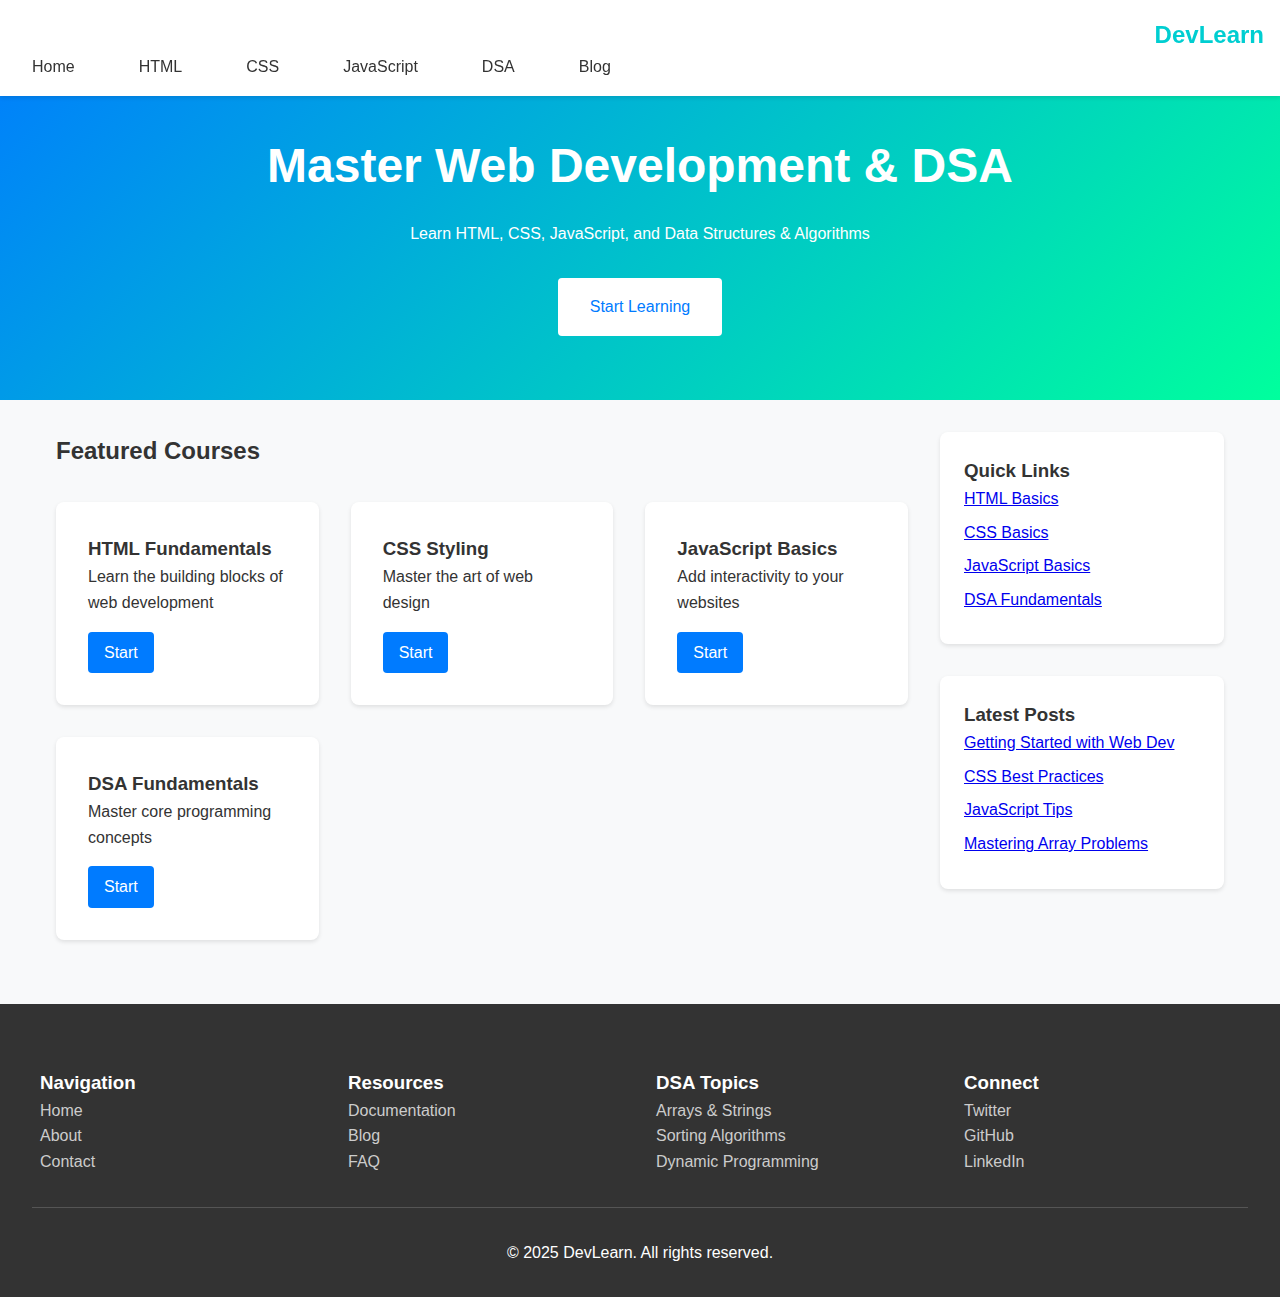
<file: your-project/index.html>
<!DOCTYPE html>
<html lang="en">
  <head>
    <meta charset="UTF-8" />
    <meta name="viewport" content="width=device-width, initial-scale=1.0" />
    <title>Web Development Learning Platform</title>
    <link rel="stylesheet" href="styles.css" />
  </head>
  <body>
    <nav class="navbar">
      <div class="logo">
        <a href="index.html">DevLearn</a>
      </div>
      <div class="nav-toggle" id="navToggle">
        <span></span>
        <span></span>
        <span></span>
      </div>
      <ul class="nav-menu">
        <li class="nav-item">
          <a href="index.html">Home</a>
        </li>
        <li class="nav-item dropdown">
          <a href="#" class="dropdown-trigger">HTML</a>
          <ul class="dropdown-menu">
            <li><a href="html/basics.html">Basics</a></li>
            <li><a href="html/intermediate.html">Intermediate</a></li>
            <li><a href="html/advanced.html">Advanced</a></li>
          </ul>
        </li>
        <li class="nav-item dropdown">
          <a href="#" class="dropdown-trigger">CSS</a>
          <ul class="dropdown-menu">
            <li><a href="css/basics.html">Basics</a></li>
            <li><a href="css/intermediate.html">Intermediate</a></li>
            <li><a href="css/advanced.html">Advanced</a></li>
          </ul>
        </li>
        <li class="nav-item dropdown">
          <a href="#" class="dropdown-trigger">JavaScript</a>
          <ul class="dropdown-menu">
            <li><a href="js/basics.html">Basics</a></li>
            <li><a href="js/intermediate.html">Intermediate</a></li>
            <li><a href="js/advanced.html">Advanced</a></li>
          </ul>
        </li>
        <li class="nav-item dropdown">
          <a href="#" class="dropdown-trigger">DSA</a>
          <ul class="dropdown-menu">
            <li><a href="./dsa/Arrays&Strings.html">Arrays & Strings</a></li>
            <li><a href="./dsa/LinkedLists.html">Linked Lists</a></li>
            <li><a href="./dsa/Stacks & Queues.html">Stacks & Queues</a></li>
            <li><a href="./dsa/Trees & Graphs.html">Trees & Graphs</a></li>
            <li>
              <a href="./dsa/SortingAlgorithms.html">Sorting Algorithms</a>
            </li>
            <li><a href="dsa/searching.html">Searching Algorithms</a></li>
            <li>
              <a href="./dsa/Dynamic.html">Dynamic Programming</a>
            </li>
          </ul>
        </li>
        <li class="nav-item">
          <a href="blog.html">Blog</a>
        </li>
      </ul>
    </nav>

    <header class="hero">
      <div class="hero-content">
        <h1>Master Web Development & DSA</h1>
        <p>Learn HTML, CSS, JavaScript, and Data Structures & Algorithms</p>
        <a href="#courses" class="cta-button">Start Learning</a>
      </div>
    </header>

    <div class="container">
      <main class="main-content">
        <section id="courses">
          <h2>Featured Courses</h2>
          <div class="course-grid">
            <div class="course-card">
              <h3>HTML Fundamentals</h3>
              <p>Learn the building blocks of web development</p>
              <a href="html/basics.html" class="button">Start</a>
            </div>
            <div class="course-card">
              <h3>CSS Styling</h3>
              <p>Master the art of web design</p>
              <a href="css/basics.html" class="button">Start</a>
            </div>
            <div class="course-card">
              <h3>JavaScript Basics</h3>
              <p>Add interactivity to your websites</p>
              <a href="js/basics.html" class="button">Start</a>
            </div>
            <div class="course-card">
              <h3>DSA Fundamentals</h3>
              <p>Master core programming concepts</p>
              <a href="dsa/arrays.html" class="button">Start</a>
            </div>
          </div>
        </section>
      </main>

      <aside class="sidebar">
        <div class="widget">
          <h3>Quick Links</h3>
          <ul>
            <li><a href="html/basics.html">HTML Basics</a></li>
            <li><a href="css/basics.html">CSS Basics</a></li>
            <li><a href="js/basics.html">JavaScript Basics</a></li>
            <li><a href="dsa/arrays.html">DSA Fundamentals</a></li>
          </ul>
        </div>
        <div class="widget">
          <h3>Latest Posts</h3>
          <ul>
            <li><a href="blog/post1.html">Getting Started with Web Dev</a></li>
            <li><a href="blog/post2.html">CSS Best Practices</a></li>
            <li><a href="blog/post3.html">JavaScript Tips</a></li>
            <li><a href="blog/post4.html">Mastering Array Problems</a></li>
          </ul>
        </div>
      </aside>
    </div>

    <footer class="footer">
      <div class="footer-content">
        <div class="footer-section">
          <h3>Navigation</h3>
          <ul>
            <li><a href="index.html">Home</a></li>
            <li><a href="about.html">About</a></li>
            <li><a href="contact.html">Contact</a></li>
          </ul>
        </div>
        <div class="footer-section">
          <h3>Resources</h3>
          <ul>
            <li><a href="resources.html">Documentation</a></li>
            <li><a href="blog.html">Blog</a></li>
            <li><a href="faq.html">FAQ</a></li>
          </ul>
        </div>
        <div class="footer-section">
          <h3>DSA Topics</h3>
          <ul>
            <li><a href="dsa/arrays.html">Arrays & Strings</a></li>
            <li><a href="dsa/sorting.html">Sorting Algorithms</a></li>
            <li>
              <a href="dsa/dynamic-programming.html">Dynamic Programming</a>
            </li>
          </ul>
        </div>
        <div class="footer-section">
          <h3>Connect</h3>
          <ul>
            <li><a href="#">Twitter</a></li>
            <li><a href="#">GitHub</a></li>
            <li><a href="#">LinkedIn</a></li>
          </ul>
        </div>
      </div>
      <div class="footer-bottom">
        <p>&copy; 2025 DevLearn. All rights reserved.</p>
      </div>
    </footer>

    <script src="script.js"></script>
  </body>
</html>
</file>
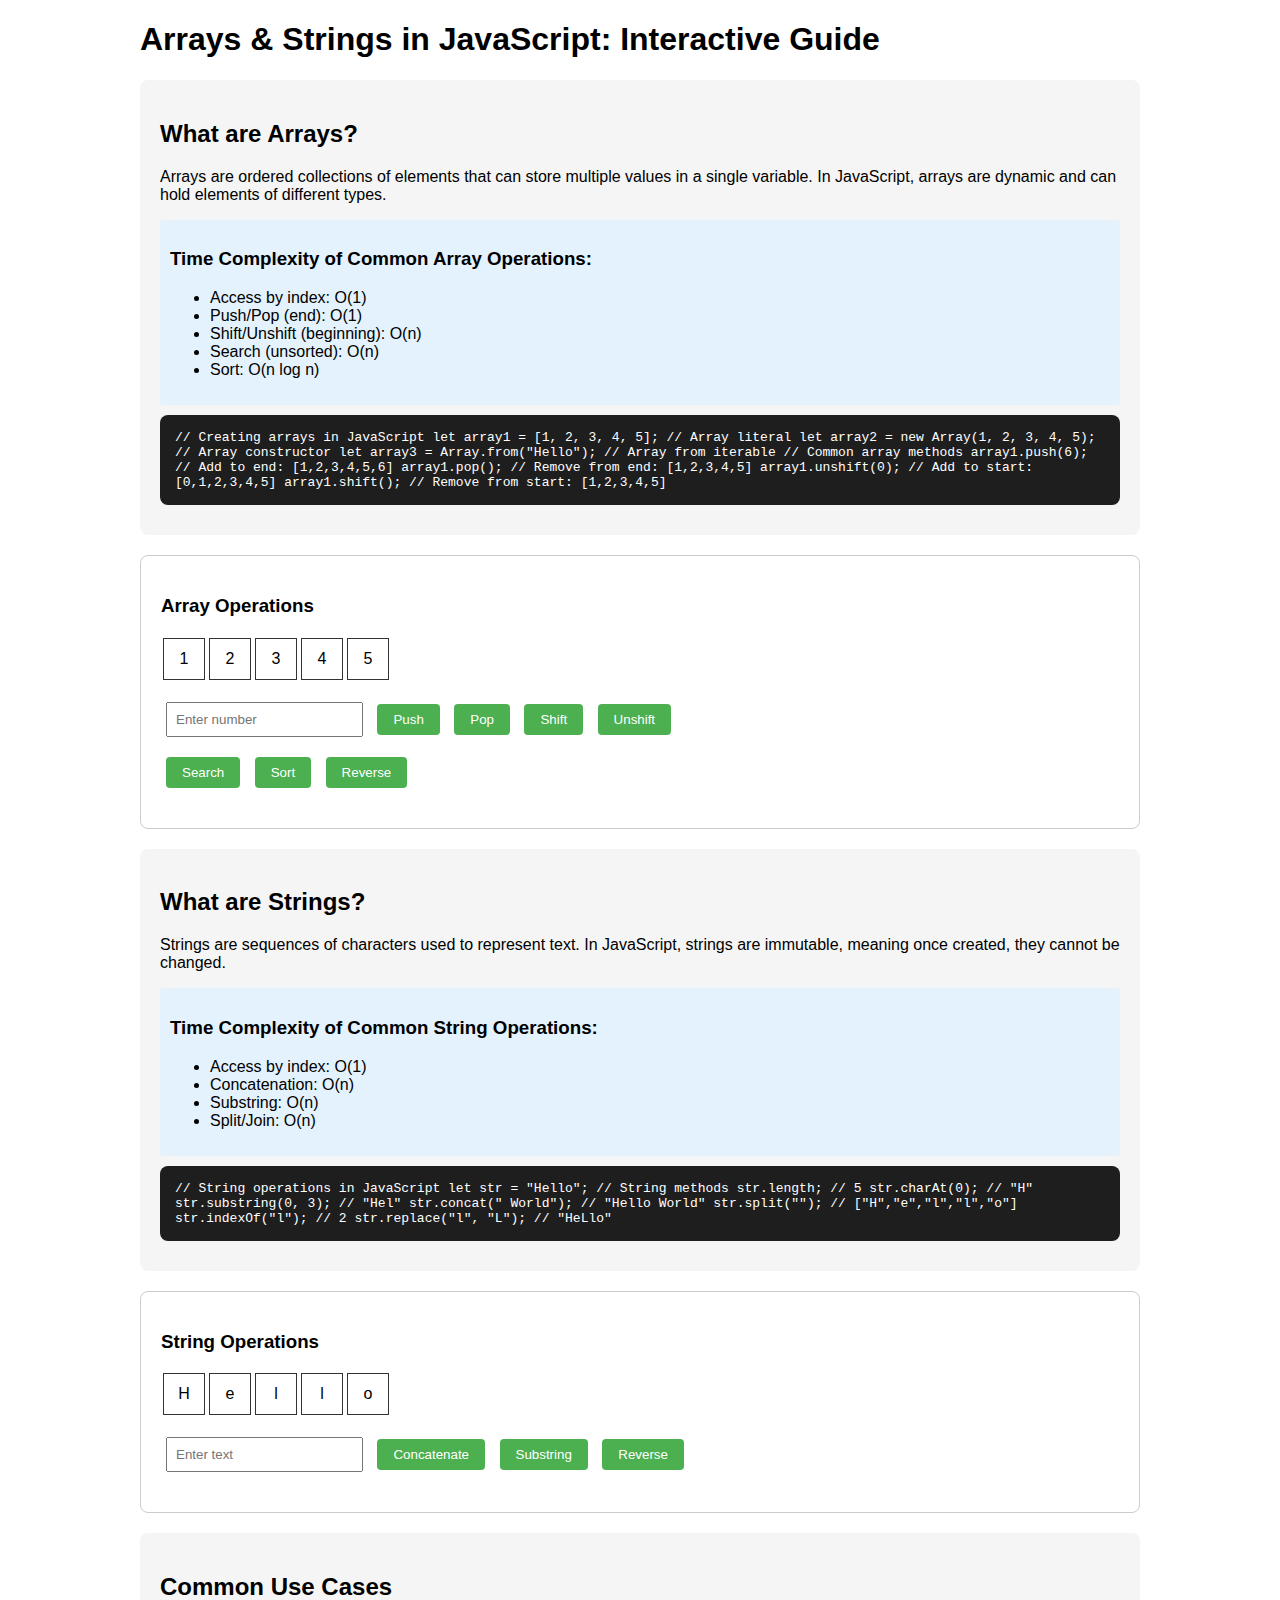
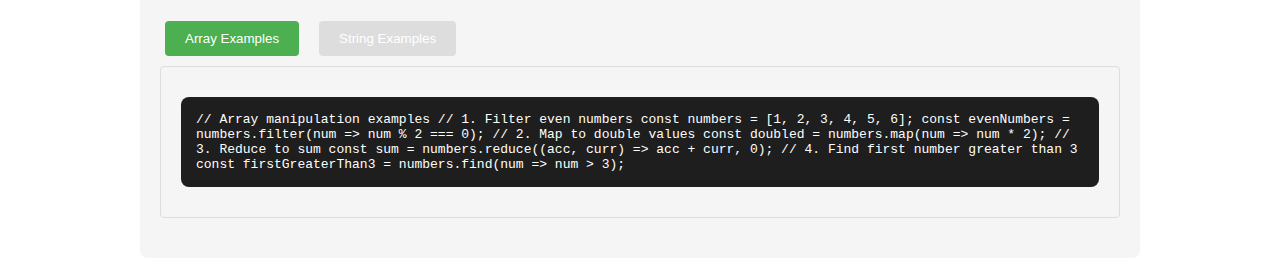
<file: your-project/dsa/Arrays&Strings.html>
<!DOCTYPE html>
<html>
  <head>
    <style>
      .container {
        max-width: 1000px;
        margin: 20px auto;
        font-family: Arial, sans-serif;
      }
      .visualization {
        border: 1px solid #ccc;
        padding: 20px;
        margin: 20px 0;
        border-radius: 8px;
      }
      .array-container,
      .string-container {
        display: flex;
        margin: 10px 0;
        overflow-x: auto;
      }
      .array-element,
      .string-element {
        width: 40px;
        height: 40px;
        border: 1px solid #333;
        display: flex;
        align-items: center;
        justify-content: center;
        margin: 2px;
        transition: all 0.3s;
      }
      .highlighted {
        background-color: #ffeb3b;
      }
      .controls {
        margin: 20px 0;
      }
      button {
        padding: 8px 16px;
        margin: 0 5px;
        background-color: #4caf50;
        color: white;
        border: none;
        border-radius: 4px;
        cursor: pointer;
      }
      button:hover {
        background-color: #45a049;
      }
      .operations {
        margin: 20px 0;
      }
      input {
        padding: 8px;
        margin: 0 5px;
      }
      .theory-section {
        background-color: #f5f5f5;
        padding: 20px;
        margin: 20px 0;
        border-radius: 8px;
      }
      .code-block {
        background-color: #1e1e1e;
        color: #fff;
        padding: 15px;
        border-radius: 8px;
        overflow-x: auto;
        margin: 10px 0;
        font-family: monospace;
      }
      .time-complexity {
        background-color: #e3f2fd;
        padding: 10px;
        border-radius: 4px;
        margin: 10px 0;
      }
      .tab-container {
        margin: 20px 0;
      }
      .tab-buttons {
        display: flex;
        gap: 10px;
        margin-bottom: 10px;
      }
      .tab-button {
        background-color: #ddd;
        border: none;
        padding: 10px 20px;
        cursor: pointer;
      }
      .tab-button.active {
        background-color: #4caf50;
        color: white;
      }
      .tab-content {
        display: none;
        padding: 20px;
        border: 1px solid #ddd;
        border-radius: 4px;
      }
      .tab-content.active {
        display: block;
      }
    </style>
  </head>
  <body>
    <div class="container">
      <h1>Arrays & Strings in JavaScript: Interactive Guide</h1>

      <div class="theory-section">
        <h2>What are Arrays?</h2>
        <p>
          Arrays are ordered collections of elements that can store multiple
          values in a single variable. In JavaScript, arrays are dynamic and can
          hold elements of different types.
        </p>

        <div class="time-complexity">
          <h3>Time Complexity of Common Array Operations:</h3>
          <ul>
            <li>Access by index: O(1)</li>
            <li>Push/Pop (end): O(1)</li>
            <li>Shift/Unshift (beginning): O(n)</li>
            <li>Search (unsorted): O(n)</li>
            <li>Sort: O(n log n)</li>
          </ul>
        </div>

        <div class="code-block">
          // Creating arrays in JavaScript let array1 = [1, 2, 3, 4, 5]; //
          Array literal let array2 = new Array(1, 2, 3, 4, 5); // Array
          constructor let array3 = Array.from("Hello"); // Array from iterable
          // Common array methods array1.push(6); // Add to end: [1,2,3,4,5,6]
          array1.pop(); // Remove from end: [1,2,3,4,5] array1.unshift(0); //
          Add to start: [0,1,2,3,4,5] array1.shift(); // Remove from start:
          [1,2,3,4,5]
        </div>
      </div>

      <div class="visualization">
        <h3>Array Operations</h3>
        <div class="array-container" id="arrayContainer"></div>
        <div class="controls">
          <input type="number" id="arrayInput" placeholder="Enter number" />
          <button onclick="pushElement()">Push</button>
          <button onclick="popElement()">Pop</button>
          <button onclick="shiftElement()">Shift</button>
          <button onclick="unshiftElement()">Unshift</button>
        </div>
        <div class="operations">
          <button onclick="searchArray()">Search</button>
          <button onclick="sortArray()">Sort</button>
          <button onclick="reverseArray()">Reverse</button>
        </div>
      </div>

      <div class="theory-section">
        <h2>What are Strings?</h2>
        <p>
          Strings are sequences of characters used to represent text. In
          JavaScript, strings are immutable, meaning once created, they cannot
          be changed.
        </p>

        <div class="time-complexity">
          <h3>Time Complexity of Common String Operations:</h3>
          <ul>
            <li>Access by index: O(1)</li>
            <li>Concatenation: O(n)</li>
            <li>Substring: O(n)</li>
            <li>Split/Join: O(n)</li>
          </ul>
        </div>

        <div class="code-block">
          // String operations in JavaScript let str = "Hello"; // String
          methods str.length; // 5 str.charAt(0); // "H" str.substring(0, 3); //
          "Hel" str.concat(" World"); // "Hello World" str.split(""); //
          ["H","e","l","l","o"] str.indexOf("l"); // 2 str.replace("l", "L"); //
          "HeLlo"
        </div>
      </div>

      <div class="visualization">
        <h3>String Operations</h3>
        <div class="string-container" id="stringContainer"></div>
        <div class="controls">
          <input type="text" id="stringInput" placeholder="Enter text" />
          <button onclick="concatenateString()">Concatenate</button>
          <button onclick="substringDemo()">Substring</button>
          <button onclick="reverseString()">Reverse</button>
        </div>
      </div>

      <div class="theory-section">
        <h2>Common Use Cases</h2>
        <div class="tab-container">
          <div class="tab-buttons">
            <button class="tab-button active" onclick="showTab(0)">
              Array Examples
            </button>
            <button class="tab-button" onclick="showTab(1)">
              String Examples
            </button>
          </div>
          <div class="tab-content active">
            <div class="code-block">
              // Array manipulation examples // 1. Filter even numbers const
              numbers = [1, 2, 3, 4, 5, 6]; const evenNumbers =
              numbers.filter(num => num % 2 === 0); // 2. Map to double values
              const doubled = numbers.map(num => num * 2); // 3. Reduce to sum
              const sum = numbers.reduce((acc, curr) => acc + curr, 0); // 4.
              Find first number greater than 3 const firstGreaterThan3 =
              numbers.find(num => num > 3);
            </div>
          </div>
          <div class="tab-content">
            <div class="code-block">
              // String manipulation examples // 1. Check palindrome function
              isPalindrome(str) { return str ===
              str.split('').reverse().join(''); } // 2. Count occurrences
              function countChar(str, char) { return str.split(char).length - 1;
              } // 3. Capitalize words function capitalize(str) { return
              str.split(' ') .map(word => word.charAt(0).toUpperCase() +
              word.slice(1)) .join(' '); }
            </div>
          </div>
        </div>
      </div>
    </div>

    <script>
      let currentArray = [1, 2, 3, 4, 5];
      let currentString = "Hello";

      // Initial render
      renderArray();
      renderString();

      function renderArray() {
        const container = document.getElementById("arrayContainer");
        container.innerHTML = "";
        currentArray.forEach((num, index) => {
          const element = document.createElement("div");
          element.className = "array-element";
          element.textContent = num;
          container.appendChild(element);
        });
      }

      function renderString() {
        const container = document.getElementById("stringContainer");
        container.innerHTML = "";
        currentString.split("").forEach((char) => {
          const element = document.createElement("div");
          element.className = "string-element";
          element.textContent = char;
          container.appendChild(element);
        });
      }

      function pushElement() {
        const input = document.getElementById("arrayInput");
        if (input.value) {
          currentArray.push(Number(input.value));
          renderArray();
          input.value = "";
          highlightLastOperation("array", currentArray.length - 1);
        }
      }

      function popElement() {
        if (currentArray.length > 0) {
          highlightLastOperation("array", currentArray.length - 1);
          setTimeout(() => {
            currentArray.pop();
            renderArray();
          }, 500);
        }
      }

      function shiftElement() {
        if (currentArray.length > 0) {
          highlightLastOperation("array", 0);
          setTimeout(() => {
            currentArray.shift();
            renderArray();
          }, 500);
        }
      }

      function unshiftElement() {
        const input = document.getElementById("arrayInput");
        if (input.value) {
          currentArray.unshift(Number(input.value));
          renderArray();
          input.value = "";
          highlightLastOperation("array", 0);
        }
      }

      function searchArray() {
        const input = document.getElementById("arrayInput");
        if (input.value) {
          const searchValue = Number(input.value);
          const elements = document.querySelectorAll(".array-element");
          elements.forEach((element, index) => {
            if (currentArray[index] === searchValue) {
              element.classList.add("highlighted");
              setTimeout(() => element.classList.remove("highlighted"), 1500);
            }
          });
        }
      }

      function sortArray() {
        currentArray.sort((a, b) => a - b);
        renderArray();
        document.querySelectorAll(".array-element").forEach((element) => {
          element.classList.add("highlighted");
          setTimeout(() => element.classList.remove("highlighted"), 1500);
        });
      }

      function reverseArray() {
        currentArray.reverse();
        renderArray();
        document.querySelectorAll(".array-element").forEach((element) => {
          element.classList.add("highlighted");
          setTimeout(() => element.classList.remove("highlighted"), 1500);
        });
      }

      function concatenateString() {
        const input = document.getElementById("stringInput");
        if (input.value) {
          currentString += input.value;
          renderString();
          input.value = "";
          highlightLastOperation(
            "string",
            currentString.length - input.value.length
          );
        }
      }

      function substringDemo() {
        const elements = document.querySelectorAll(".string-element");
        elements.forEach((element, index) => {
          if (index < 3) {
            element.classList.add("highlighted");
            setTimeout(() => element.classList.remove("highlighted"), 1500);
          }
        });
      }

      function reverseString() {
        currentString = currentString.split("").reverse().join("");
        renderString();
        document.querySelectorAll(".string-element").forEach((element) => {
          element.classList.add("highlighted");
          setTimeout(() => element.classList.remove("highlighted"), 1500);
        });
      }

      function highlightLastOperation(type, index) {
        const elements = document.querySelectorAll(
          type === "array" ? ".array-element" : ".string-element"
        );
        if (elements[index]) {
          elements[index].classList.add("highlighted");
          setTimeout(
            () => elements[index].classList.remove("highlighted"),
            1500
          );
        }
      }

      function showTab(index) {
        const buttons = document.querySelectorAll(".tab-button");
        const contents = document.querySelectorAll(".tab-content");

        buttons.forEach((button) => button.classList.remove("active"));
        contents.forEach((content) => content.classList.remove("active"));

        buttons[index].classList.add("active");
        contents[index].classList.add("active");
      }
    </script>
  </body>
</html>
</file>
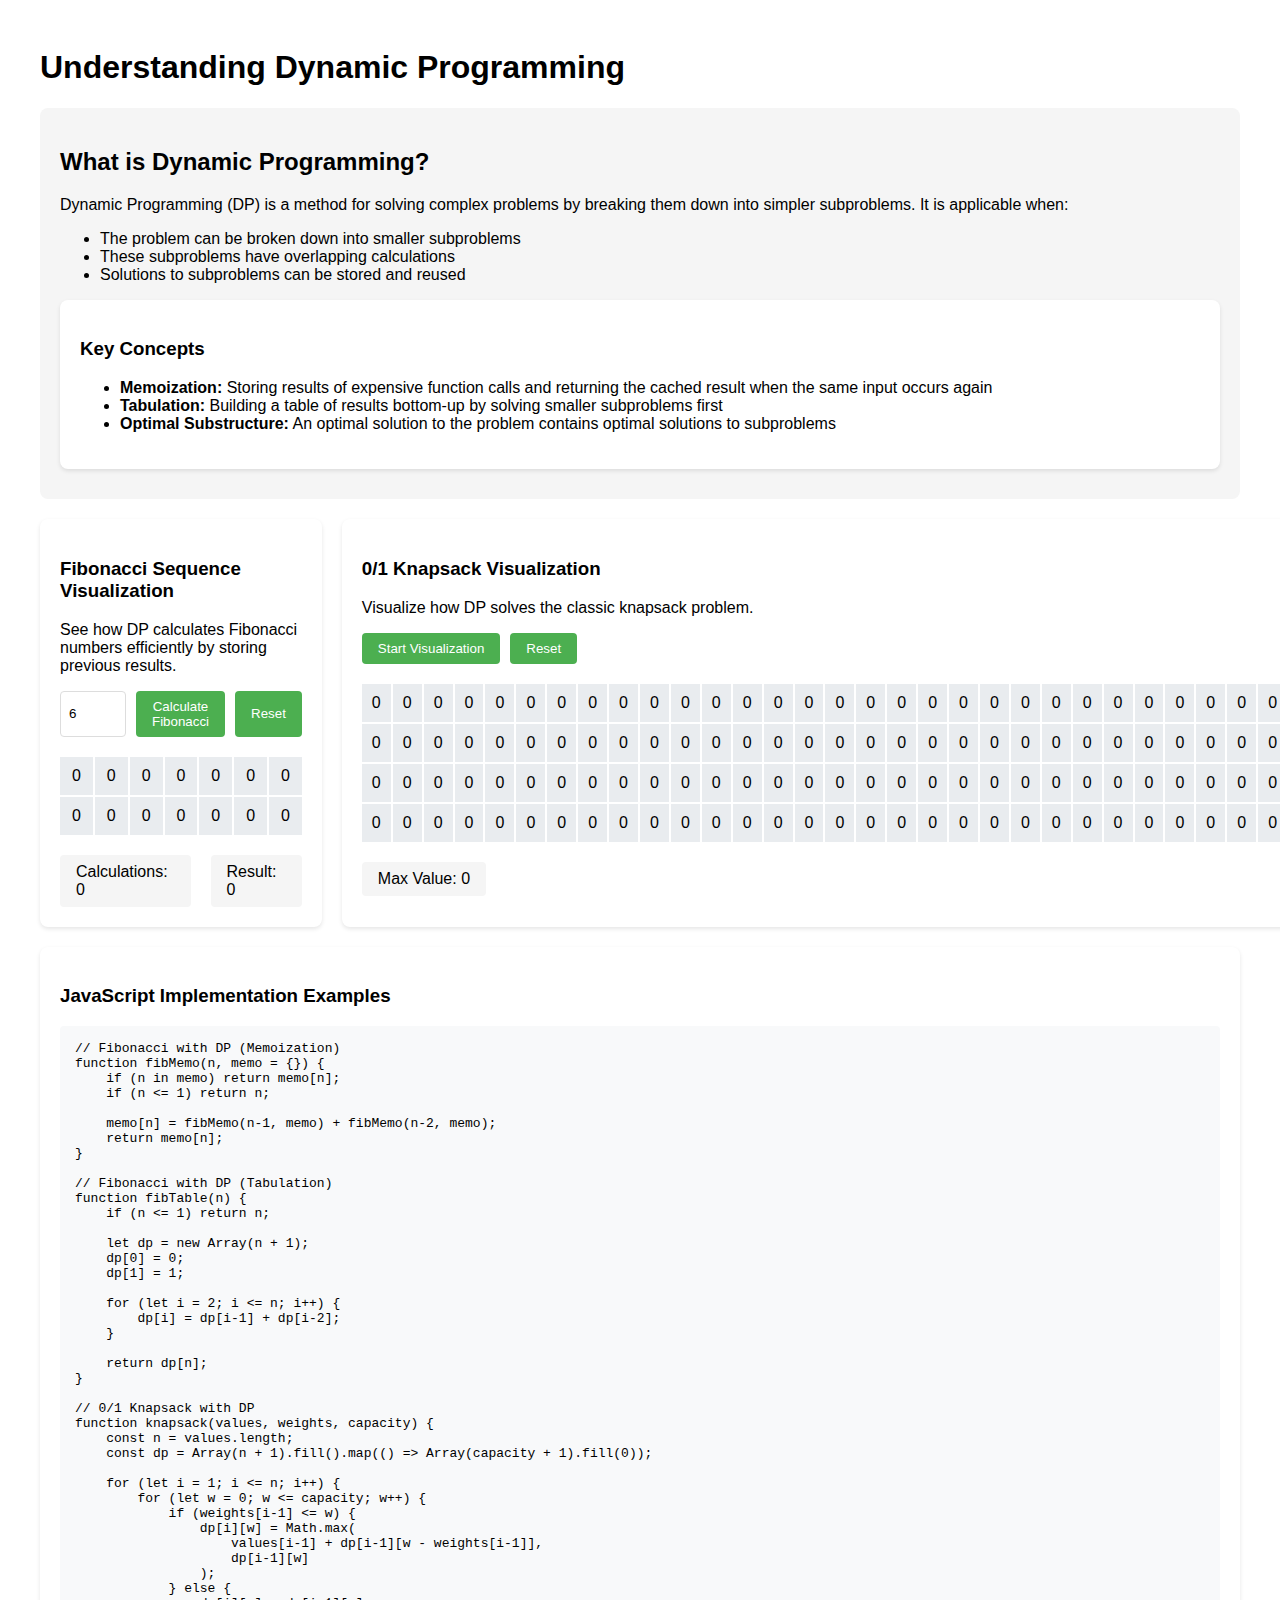
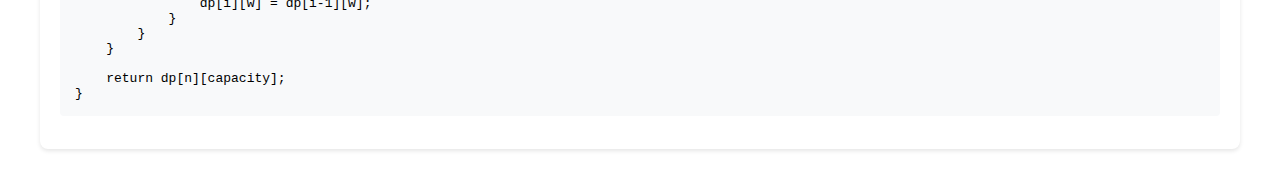
<file: your-project/dsa/Dynamic.html>
<!DOCTYPE html>
<html>
  <head>
    <style>
      .container {
        max-width: 1200px;
        margin: 0 auto;
        padding: 20px;
        font-family: Arial, sans-serif;
      }

      .theory-section {
        background-color: #f5f5f5;
        padding: 20px;
        border-radius: 8px;
        margin-bottom: 20px;
      }

      .card {
        background-color: white;
        border-radius: 8px;
        padding: 20px;
        margin: 10px 0;
        box-shadow: 0 2px 4px rgba(0, 0, 0, 0.1);
      }

      .visualization {
        display: flex;
        gap: 20px;
        margin: 20px 0;
      }

      .example-container {
        flex: 1;
        padding: 20px;
        background: white;
        border-radius: 8px;
        box-shadow: 0 2px 4px rgba(0, 0, 0, 0.1);
      }

      .grid {
        display: grid;
        gap: 2px;
        margin: 20px 0;
      }

      .cell {
        background: #e9ecef;
        padding: 10px;
        text-align: center;
        transition: all 0.3s ease;
      }

      .cell.active {
        background: #4caf50;
        color: white;
      }

      .cell.computed {
        background: #2196f3;
        color: white;
      }

      .controls {
        display: flex;
        gap: 10px;
        margin: 10px 0;
      }

      button {
        padding: 8px 16px;
        background-color: #4caf50;
        color: white;
        border: none;
        border-radius: 4px;
        cursor: pointer;
      }

      button:hover {
        background-color: #45a049;
      }

      input {
        padding: 8px;
        border: 1px solid #ddd;
        border-radius: 4px;
      }

      pre {
        background-color: #f8f9fa;
        padding: 15px;
        border-radius: 4px;
        overflow-x: auto;
      }

      .stats {
        display: flex;
        gap: 20px;
        margin-top: 10px;
      }

      .stat-item {
        background-color: #f5f5f5;
        padding: 8px 16px;
        border-radius: 4px;
      }
    </style>
  </head>
  <body>
    <div class="container">
      <h1>Understanding Dynamic Programming</h1>

      <div class="theory-section">
        <h2>What is Dynamic Programming?</h2>
        <p>
          Dynamic Programming (DP) is a method for solving complex problems by
          breaking them down into simpler subproblems. It is applicable when:
        </p>
        <ul>
          <li>The problem can be broken down into smaller subproblems</li>
          <li>These subproblems have overlapping calculations</li>
          <li>Solutions to subproblems can be stored and reused</li>
        </ul>

        <div class="card">
          <h3>Key Concepts</h3>
          <ul>
            <li>
              <strong>Memoization:</strong> Storing results of expensive
              function calls and returning the cached result when the same input
              occurs again
            </li>
            <li>
              <strong>Tabulation:</strong> Building a table of results bottom-up
              by solving smaller subproblems first
            </li>
            <li>
              <strong>Optimal Substructure:</strong> An optimal solution to the
              problem contains optimal solutions to subproblems
            </li>
          </ul>
        </div>
      </div>

      <div class="visualization">
        <div class="example-container">
          <h3>Fibonacci Sequence Visualization</h3>
          <p>
            See how DP calculates Fibonacci numbers efficiently by storing
            previous results.
          </p>
          <div class="controls">
            <input
              type="number"
              id="fibN"
              min="1"
              max="10"
              value="6"
              placeholder="Enter n"
            />
            <button onclick="visualizeFibonacci()">Calculate Fibonacci</button>
            <button onclick="resetFibonacci()">Reset</button>
          </div>
          <div id="fibGrid" class="grid"></div>
          <div class="stats">
            <div class="stat-item">
              Calculations: <span id="fibCalcs">0</span>
            </div>
            <div class="stat-item">Result: <span id="fibResult">0</span></div>
          </div>
        </div>

        <div class="example-container">
          <h3>0/1 Knapsack Visualization</h3>
          <p>Visualize how DP solves the classic knapsack problem.</p>
          <div class="controls">
            <button onclick="visualizeKnapsack()">Start Visualization</button>
            <button onclick="resetKnapsack()">Reset</button>
          </div>
          <div id="knapsackGrid" class="grid"></div>
          <div class="stats">
            <div class="stat-item">
              Max Value: <span id="knapsackResult">0</span>
            </div>
          </div>
        </div>
      </div>

      <div class="card">
        <h3>JavaScript Implementation Examples</h3>
        <pre>
// Fibonacci with DP (Memoization)
function fibMemo(n, memo = {}) {
    if (n in memo) return memo[n];
    if (n <= 1) return n;
    
    memo[n] = fibMemo(n-1, memo) + fibMemo(n-2, memo);
    return memo[n];
}

// Fibonacci with DP (Tabulation)
function fibTable(n) {
    if (n <= 1) return n;
    
    let dp = new Array(n + 1);
    dp[0] = 0;
    dp[1] = 1;
    
    for (let i = 2; i <= n; i++) {
        dp[i] = dp[i-1] + dp[i-2];
    }
    
    return dp[n];
}

// 0/1 Knapsack with DP
function knapsack(values, weights, capacity) {
    const n = values.length;
    const dp = Array(n + 1).fill().map(() => Array(capacity + 1).fill(0));
    
    for (let i = 1; i <= n; i++) {
        for (let w = 0; w <= capacity; w++) {
            if (weights[i-1] <= w) {
                dp[i][w] = Math.max(
                    values[i-1] + dp[i-1][w - weights[i-1]],
                    dp[i-1][w]
                );
            } else {
                dp[i][w] = dp[i-1][w];
            }
        }
    }
    
    return dp[n][capacity];
}</pre
        >
      </div>
    </div>

    <script>
      let fibCalcs = 0;
      let fibMemo = {};

      function createGrid(rows, cols, containerId) {
        const container = document.getElementById(containerId);
        container.style.gridTemplateColumns = `repeat(${cols}, 1fr)`;

        container.innerHTML = "";
        for (let i = 0; i < rows; i++) {
          for (let j = 0; j < cols; j++) {
            const cell = document.createElement("div");
            cell.className = "cell";
            cell.dataset.row = i;
            cell.dataset.col = j;
            cell.textContent = "0";
            container.appendChild(cell);
          }
        }
      }

      async function sleep(ms) {
        return new Promise((resolve) => setTimeout(resolve, ms));
      }

      async function visualizeFibonacci() {
        const n = parseInt(document.getElementById("fibN").value);
        if (n < 1 || n > 10) return;

        resetFibonacci();
        createGrid(2, n + 1, "fibGrid");

        const cells = document.querySelectorAll("#fibGrid .cell");
        fibCalcs = 0;
        fibMemo = {};

        // Calculate Fibonacci with visualization
        async function fibDP(n) {
          if (n in fibMemo) {
            const cell = document.querySelector(
              `#fibGrid .cell[data-row="0"][data-col="${n}"]`
            );
            cell.classList.add("computed");
            return fibMemo[n];
          }

          if (n <= 1) {
            fibMemo[n] = n;
            const cell = document.querySelector(
              `#fibGrid .cell[data-row="0"][data-col="${n}"]`
            );
            cell.classList.add("active");
            cell.textContent = n;
            await sleep(500);
            return n;
          }

          fibCalcs++;
          document.getElementById("fibCalcs").textContent = fibCalcs;

          const cell = document.querySelector(
            `#fibGrid .cell[data-row="0"][data-col="${n}"]`
          );
          cell.classList.add("active");

          const n1 = await fibDP(n - 1);
          const n2 = await fibDP(n - 2);

          fibMemo[n] = n1 + n2;
          cell.textContent = fibMemo[n];
          cell.classList.remove("active");
          cell.classList.add("computed");

          const resultCell = document.querySelector(
            `#fibGrid .cell[data-row="1"][data-col="${n}"]`
          );
          resultCell.textContent = fibMemo[n];
          resultCell.classList.add("computed");

          await sleep(500);
          return fibMemo[n];
        }

        const result = await fibDP(n);
        document.getElementById("fibResult").textContent = result;
      }

      function resetFibonacci() {
        document.getElementById("fibGrid").innerHTML = "";
        document.getElementById("fibCalcs").textContent = "0";
        document.getElementById("fibResult").textContent = "0";
        fibMemo = {};
        fibCalcs = 0;
      }

      // Knapsack visualization
      async function visualizeKnapsack() {
        const values = [60, 100, 120];
        const weights = [10, 20, 30];
        const capacity = 50;

        createGrid(values.length + 1, capacity + 1, "knapsackGrid");

        const dp = Array(values.length + 1)
          .fill()
          .map(() => Array(capacity + 1).fill(0));

        for (let i = 1; i <= values.length; i++) {
          for (let w = 0; w <= capacity; w++) {
            const cell = document.querySelector(
              `#knapsackGrid .cell[data-row="${i}"][data-col="${w}"]`
            );
            cell.classList.add("active");

            if (weights[i - 1] <= w) {
              dp[i][w] = Math.max(
                values[i - 1] + dp[i - 1][w - weights[i - 1]],
                dp[i - 1][w]
              );
            } else {
              dp[i][w] = dp[i - 1][w];
            }

            cell.textContent = dp[i][w];
            await sleep(50);

            cell.classList.remove("active");
            cell.classList.add("computed");
          }
        }

        document.getElementById("knapsackResult").textContent =
          dp[values.length][capacity];
      }

      function resetKnapsack() {
        document.getElementById("knapsackGrid").innerHTML = "";
        document.getElementById("knapsackResult").textContent = "0";
      }

      // Initialize
      createGrid(2, 7, "fibGrid");
      createGrid(4, 51, "knapsackGrid");
    </script>
  </body>
</html>
</file>
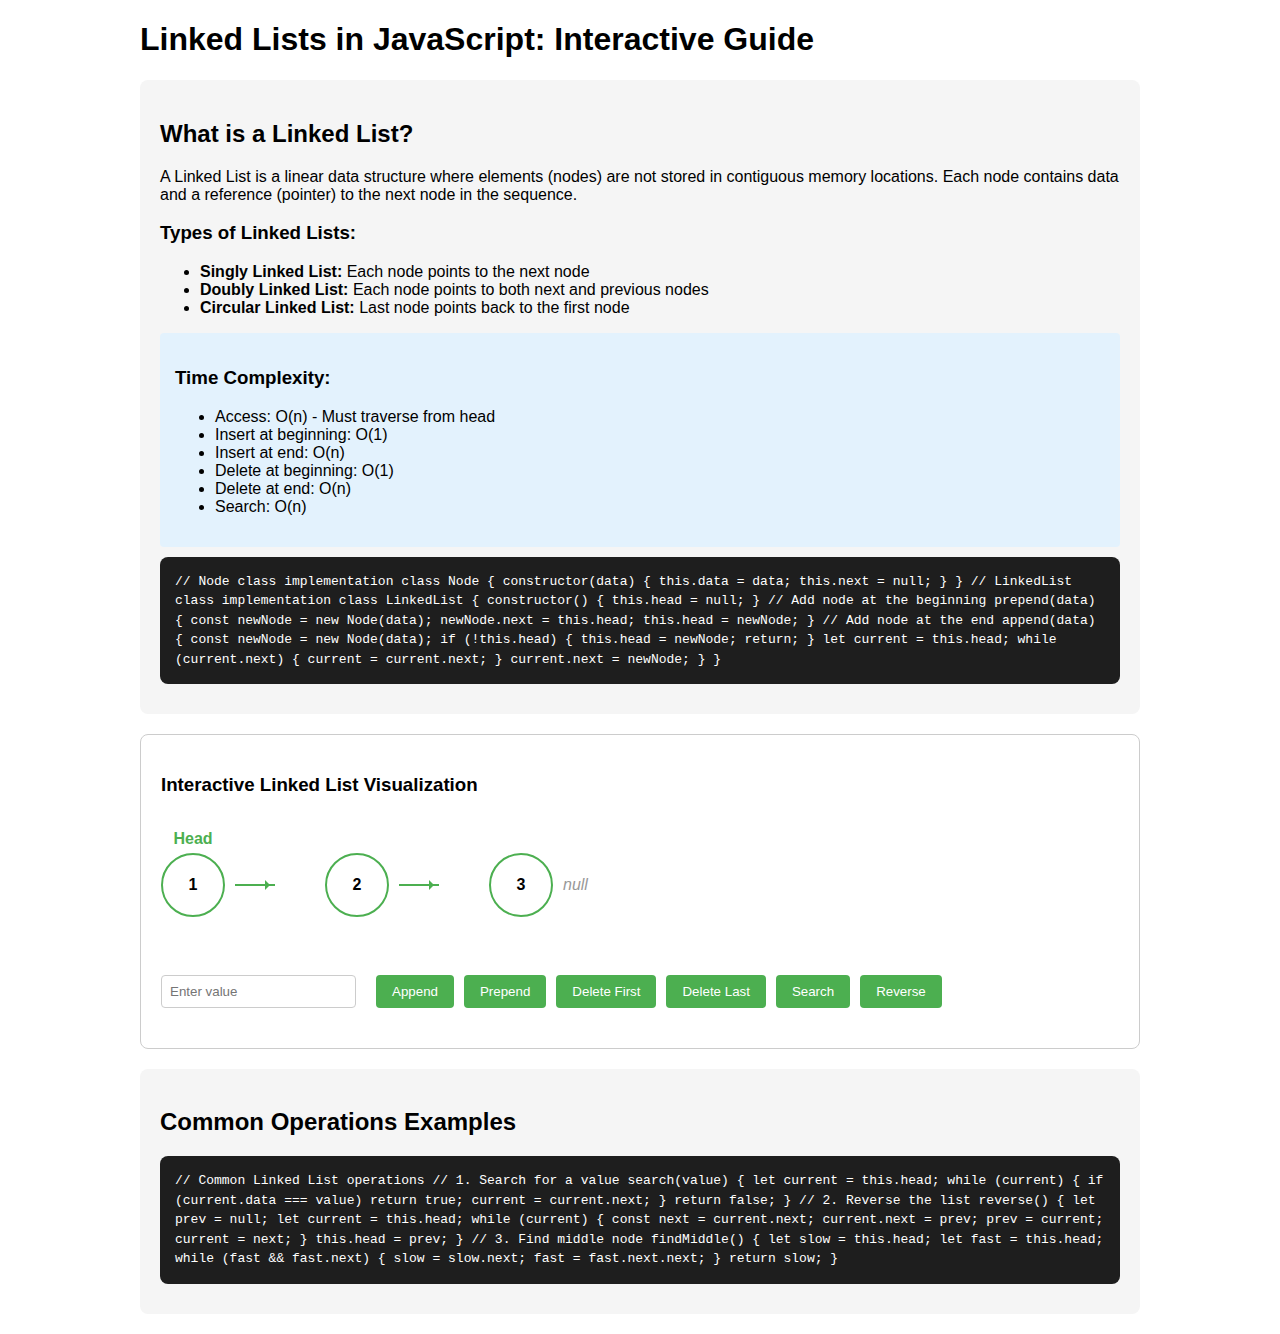
<file: your-project/dsa/LinkedLists.html>
<!DOCTYPE html>
<html>
  <head>
    <style>
      .container {
        max-width: 1000px;
        margin: 20px auto;
        font-family: Arial, sans-serif;
        padding: 0 20px;
      }
      .visualization {
        border: 1px solid #ccc;
        padding: 20px;
        margin: 20px 0;
        border-radius: 8px;
        background: #fff;
      }
      .node-container {
        display: flex;
        align-items: center;
        overflow-x: auto;
        padding: 20px 0;
        min-height: 100px;
      }
      .node {
        display: flex;
        align-items: center;
        margin-right: 40px;
        position: relative;
        transition: all 0.3s;
      }
      .node-content {
        width: 60px;
        height: 60px;
        border: 2px solid #4caf50;
        border-radius: 50%;
        display: flex;
        align-items: center;
        justify-content: center;
        background: white;
        font-weight: bold;
        position: relative;
      }
      .node-pointer {
        width: 40px;
        height: 2px;
        background: #4caf50;
        position: relative;
        margin: 0 10px;
      }
      .node-pointer::after {
        content: "";
        position: absolute;
        right: 0;
        top: -4px;
        border: 5px solid transparent;
        border-left-color: #4caf50;
      }
      .controls {
        margin: 20px 0;
        display: flex;
        flex-wrap: wrap;
        gap: 10px;
      }
      button {
        padding: 8px 16px;
        background-color: #4caf50;
        color: white;
        border: none;
        border-radius: 4px;
        cursor: pointer;
        transition: background-color 0.3s;
      }
      button:hover {
        background-color: #45a049;
      }
      input {
        padding: 8px;
        border: 1px solid #ccc;
        border-radius: 4px;
        margin-right: 10px;
      }
      .theory-section {
        background-color: #f5f5f5;
        padding: 20px;
        margin: 20px 0;
        border-radius: 8px;
      }
      .code-block {
        background-color: #1e1e1e;
        color: #fff;
        padding: 15px;
        border-radius: 8px;
        overflow-x: auto;
        margin: 10px 0;
        font-family: monospace;
        line-height: 1.5;
      }
      .highlighted {
        background-color: #ffeb3b;
        transition: background-color 0.3s;
      }
      .time-complexity {
        background-color: #e3f2fd;
        padding: 15px;
        border-radius: 4px;
        margin: 10px 0;
      }
      .null-pointer {
        color: #999;
        font-style: italic;
        padding: 10px;
      }
      .head-pointer {
        position: absolute;
        top: -25px;
        left: 50%;
        transform: translateX(-50%);
        font-weight: bold;
        color: #4caf50;
      }
    </style>
  </head>
  <body>
    <div class="container">
      <h1>Linked Lists in JavaScript: Interactive Guide</h1>

      <div class="theory-section">
        <h2>What is a Linked List?</h2>
        <p>
          A Linked List is a linear data structure where elements (nodes) are
          not stored in contiguous memory locations. Each node contains data and
          a reference (pointer) to the next node in the sequence.
        </p>

        <h3>Types of Linked Lists:</h3>
        <ul>
          <li>
            <strong>Singly Linked List:</strong> Each node points to the next
            node
          </li>
          <li>
            <strong>Doubly Linked List:</strong> Each node points to both next
            and previous nodes
          </li>
          <li>
            <strong>Circular Linked List:</strong> Last node points back to the
            first node
          </li>
        </ul>

        <div class="time-complexity">
          <h3>Time Complexity:</h3>
          <ul>
            <li>Access: O(n) - Must traverse from head</li>
            <li>Insert at beginning: O(1)</li>
            <li>Insert at end: O(n)</li>
            <li>Delete at beginning: O(1)</li>
            <li>Delete at end: O(n)</li>
            <li>Search: O(n)</li>
          </ul>
        </div>

        <div class="code-block">
          // Node class implementation class Node { constructor(data) {
          this.data = data; this.next = null; } } // LinkedList class
          implementation class LinkedList { constructor() { this.head = null; }
          // Add node at the beginning prepend(data) { const newNode = new
          Node(data); newNode.next = this.head; this.head = newNode; } // Add
          node at the end append(data) { const newNode = new Node(data); if
          (!this.head) { this.head = newNode; return; } let current = this.head;
          while (current.next) { current = current.next; } current.next =
          newNode; } }
        </div>
      </div>

      <div class="visualization">
        <h3>Interactive Linked List Visualization</h3>
        <div class="node-container" id="linkedListContainer"></div>
        <div class="controls">
          <input type="number" id="nodeInput" placeholder="Enter value" />
          <button onclick="appendNode()">Append</button>
          <button onclick="prependNode()">Prepend</button>
          <button onclick="deleteNode()">Delete First</button>
          <button onclick="deleteLastNode()">Delete Last</button>
          <button onclick="searchNode()">Search</button>
          <button onclick="reverseList()">Reverse</button>
        </div>
      </div>

      <div class="theory-section">
        <h2>Common Operations Examples</h2>
        <div class="code-block">
          // Common Linked List operations // 1. Search for a value
          search(value) { let current = this.head; while (current) { if
          (current.data === value) return true; current = current.next; } return
          false; } // 2. Reverse the list reverse() { let prev = null; let
          current = this.head; while (current) { const next = current.next;
          current.next = prev; prev = current; current = next; } this.head =
          prev; } // 3. Find middle node findMiddle() { let slow = this.head;
          let fast = this.head; while (fast && fast.next) { slow = slow.next;
          fast = fast.next.next; } return slow; }
        </div>
      </div>
    </div>

    <script>
      class Node {
        constructor(data) {
          this.data = data;
          this.next = null;
        }
      }

      class LinkedList {
        constructor() {
          this.head = null;
        }
      }

      let linkedList = new LinkedList();

      function renderList() {
        const container = document.getElementById("linkedListContainer");
        container.innerHTML = "";

        let current = linkedList.head;
        while (current) {
          const nodeDiv = document.createElement("div");
          nodeDiv.className = "node";

          const nodeContent = document.createElement("div");
          nodeContent.className = "node-content";
          nodeContent.textContent = current.data;

          if (current === linkedList.head) {
            const headLabel = document.createElement("div");
            headLabel.className = "head-pointer";
            headLabel.textContent = "Head";
            nodeContent.appendChild(headLabel);
          }

          nodeDiv.appendChild(nodeContent);

          if (current.next) {
            const pointer = document.createElement("div");
            pointer.className = "node-pointer";
            nodeDiv.appendChild(pointer);
          } else {
            const nullPointer = document.createElement("div");
            nullPointer.className = "null-pointer";
            nullPointer.textContent = "null";
            nodeDiv.appendChild(nullPointer);
          }

          container.appendChild(nodeDiv);
          current = current.next;
        }
      }

      function appendNode() {
        const input = document.getElementById("nodeInput");
        if (input.value) {
          const newNode = new Node(Number(input.value));
          if (!linkedList.head) {
            linkedList.head = newNode;
          } else {
            let current = linkedList.head;
            while (current.next) {
              current = current.next;
            }
            current.next = newNode;
          }
          renderList();
          highlightNode(newNode.data);
          input.value = "";
        }
      }

      function prependNode() {
        const input = document.getElementById("nodeInput");
        if (input.value) {
          const newNode = new Node(Number(input.value));
          newNode.next = linkedList.head;
          linkedList.head = newNode;
          renderList();
          highlightNode(newNode.data);
          input.value = "";
        }
      }

      function deleteNode() {
        if (linkedList.head) {
          highlightNode(linkedList.head.data);
          setTimeout(() => {
            linkedList.head = linkedList.head.next;
            renderList();
          }, 500);
        }
      }

      function deleteLastNode() {
        if (!linkedList.head) return;
        if (!linkedList.head.next) {
          linkedList.head = null;
          renderList();
          return;
        }

        let current = linkedList.head;
        while (current.next.next) {
          current = current.next;
        }
        highlightNode(current.next.data);
        setTimeout(() => {
          current.next = null;
          renderList();
        }, 500);
      }

      function searchNode() {
        const input = document.getElementById("nodeInput");
        if (input.value) {
          const searchValue = Number(input.value);
          let current = linkedList.head;
          while (current) {
            if (current.data === searchValue) {
              highlightNode(current.data);
              break;
            }
            current = current.next;
          }
          input.value = "";
        }
      }

      function reverseList() {
        if (!linkedList.head) return;

        let prev = null;
        let current = linkedList.head;
        while (current) {
          const next = current.next;
          current.next = prev;
          prev = current;
          current = next;
        }
        linkedList.head = prev;
        renderList();
      }

      function highlightNode(value) {
        const nodes = document.querySelectorAll(".node-content");
        nodes.forEach((node) => {
          if (Number(node.textContent) === value) {
            node.classList.add("highlighted");
            setTimeout(() => node.classList.remove("highlighted"), 1000);
          }
        });
      }

      // Initialize with some nodes
      linkedList.head = new Node(1);
      linkedList.head.next = new Node(2);
      linkedList.head.next.next = new Node(3);
      renderList();
    </script>
  </body>
</html>
</file>
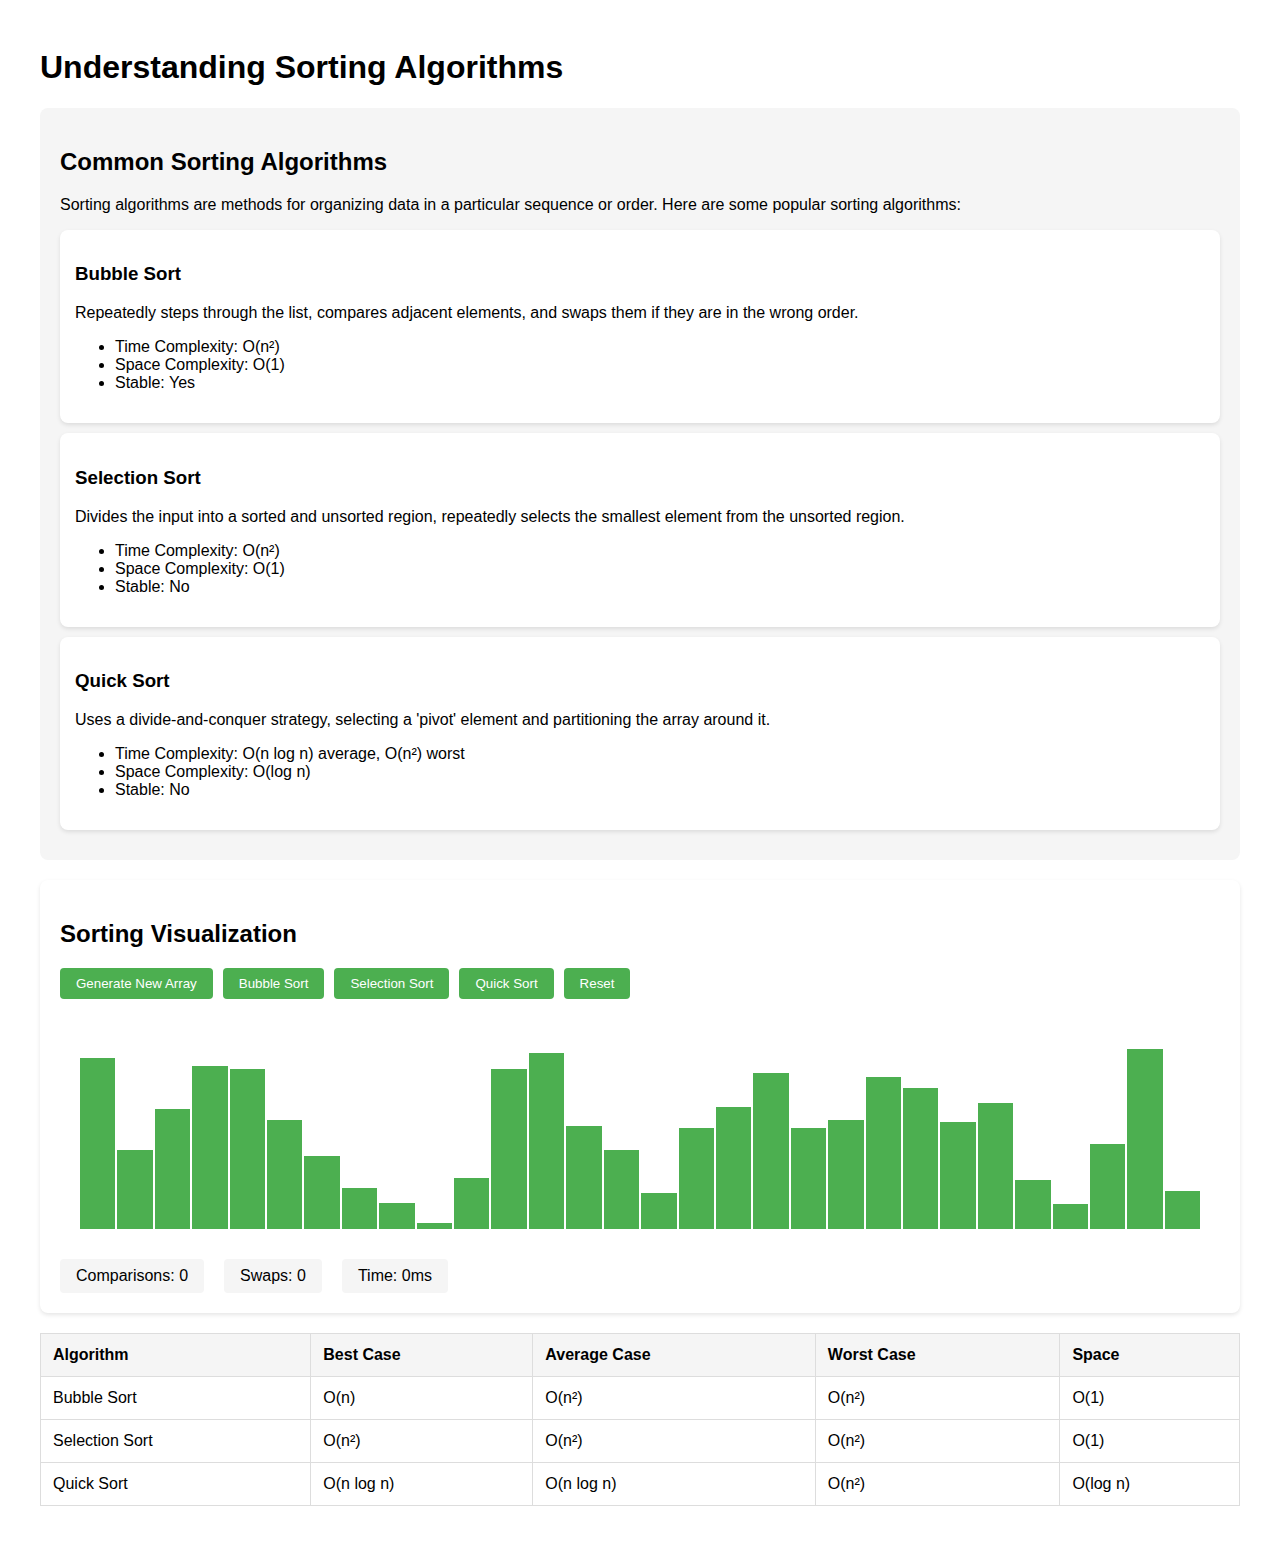
<file: your-project/dsa/SortingAlgorithms.html>
<!DOCTYPE html>
<html>
  <head>
    <style>
      .container {
        max-width: 1200px;
        margin: 0 auto;
        padding: 20px;
        font-family: Arial, sans-serif;
      }

      .theory-section {
        background-color: #f5f5f5;
        padding: 20px;
        border-radius: 8px;
        margin-bottom: 20px;
      }

      .algorithm-card {
        background-color: white;
        border-radius: 8px;
        padding: 15px;
        margin: 10px 0;
        box-shadow: 0 2px 4px rgba(0, 0, 0, 0.1);
      }

      .visualization-container {
        display: flex;
        flex-direction: column;
        gap: 20px;
        margin: 20px 0;
      }

      .visualization {
        background-color: white;
        border-radius: 8px;
        padding: 20px;
        box-shadow: 0 2px 4px rgba(0, 0, 0, 0.1);
      }

      .array-container {
        display: flex;
        height: 200px;
        align-items: flex-end;
        padding: 20px;
        gap: 2px;
      }

      .array-bar {
        flex: 1;
        background-color: #4caf50;
        transition: height 0.3s ease;
        position: relative;
      }

      .array-bar.comparing {
        background-color: #ffc107;
      }

      .array-bar.swapping {
        background-color: #f44336;
      }

      .controls {
        display: flex;
        gap: 10px;
        margin: 10px 0;
      }

      button {
        padding: 8px 16px;
        background-color: #4caf50;
        color: white;
        border: none;
        border-radius: 4px;
        cursor: pointer;
      }

      button:hover {
        background-color: #45a049;
      }

      button:disabled {
        background-color: #cccccc;
        cursor: not-allowed;
      }

      .complexity-table {
        width: 100%;
        border-collapse: collapse;
        margin: 20px 0;
      }

      .complexity-table th,
      .complexity-table td {
        padding: 12px;
        text-align: left;
        border: 1px solid #ddd;
      }

      .complexity-table th {
        background-color: #f5f5f5;
      }

      .stats {
        display: flex;
        gap: 20px;
        margin-top: 10px;
      }

      .stat-item {
        background-color: #f5f5f5;
        padding: 8px 16px;
        border-radius: 4px;
      }
    </style>
  </head>
  <body>
    <div class="container">
      <h1>Understanding Sorting Algorithms</h1>

      <div class="theory-section">
        <h2>Common Sorting Algorithms</h2>
        <p>
          Sorting algorithms are methods for organizing data in a particular
          sequence or order. Here are some popular sorting algorithms:
        </p>

        <div class="algorithm-card">
          <h3>Bubble Sort</h3>
          <p>
            Repeatedly steps through the list, compares adjacent elements, and
            swaps them if they are in the wrong order.
          </p>
          <ul>
            <li>Time Complexity: O(n²)</li>
            <li>Space Complexity: O(1)</li>
            <li>Stable: Yes</li>
          </ul>
        </div>

        <div class="algorithm-card">
          <h3>Selection Sort</h3>
          <p>
            Divides the input into a sorted and unsorted region, repeatedly
            selects the smallest element from the unsorted region.
          </p>
          <ul>
            <li>Time Complexity: O(n²)</li>
            <li>Space Complexity: O(1)</li>
            <li>Stable: No</li>
          </ul>
        </div>

        <div class="algorithm-card">
          <h3>Quick Sort</h3>
          <p>
            Uses a divide-and-conquer strategy, selecting a 'pivot' element and
            partitioning the array around it.
          </p>
          <ul>
            <li>Time Complexity: O(n log n) average, O(n²) worst</li>
            <li>Space Complexity: O(log n)</li>
            <li>Stable: No</li>
          </ul>
        </div>
      </div>

      <div class="visualization-container">
        <div class="visualization">
          <h2>Sorting Visualization</h2>
          <div class="controls">
            <button onclick="generateNewArray()">Generate New Array</button>
            <button onclick="startBubbleSort()">Bubble Sort</button>
            <button onclick="startSelectionSort()">Selection Sort</button>
            <button onclick="startQuickSort()">Quick Sort</button>
            <button onclick="resetArray()">Reset</button>
          </div>
          <div class="array-container" id="arrayContainer"></div>
          <div class="stats">
            <div class="stat-item">
              Comparisons: <span id="comparisons">0</span>
            </div>
            <div class="stat-item">Swaps: <span id="swaps">0</span></div>
            <div class="stat-item">Time: <span id="time">0</span>ms</div>
          </div>
        </div>
      </div>

      <table class="complexity-table">
        <thead>
          <tr>
            <th>Algorithm</th>
            <th>Best Case</th>
            <th>Average Case</th>
            <th>Worst Case</th>
            <th>Space</th>
          </tr>
        </thead>
        <tbody>
          <tr>
            <td>Bubble Sort</td>
            <td>O(n)</td>
            <td>O(n²)</td>
            <td>O(n²)</td>
            <td>O(1)</td>
          </tr>
          <tr>
            <td>Selection Sort</td>
            <td>O(n²)</td>
            <td>O(n²)</td>
            <td>O(n²)</td>
            <td>O(1)</td>
          </tr>
          <tr>
            <td>Quick Sort</td>
            <td>O(n log n)</td>
            <td>O(n log n)</td>
            <td>O(n²)</td>
            <td>O(log n)</td>
          </tr>
        </tbody>
      </table>
    </div>

    <script>
      let array = [];
      let arraySize = 30;
      let sorting = false;
      let comparisons = 0;
      let swaps = 0;
      let startTime = 0;

      function generateNewArray() {
        array = [];
        for (let i = 0; i < arraySize; i++) {
          array.push(Math.floor(Math.random() * 100) + 1);
        }
        resetStats();
        updateVisualization();
      }

      function resetStats() {
        comparisons = 0;
        swaps = 0;
        startTime = performance.now();
        updateStats();
      }

      function updateStats() {
        document.getElementById("comparisons").textContent = comparisons;
        document.getElementById("swaps").textContent = swaps;
        document.getElementById("time").textContent = Math.floor(
          performance.now() - startTime
        );
      }

      function updateVisualization() {
        const container = document.getElementById("arrayContainer");
        container.innerHTML = "";

        const maxVal = Math.max(...array);
        array.forEach((value, index) => {
          const bar = document.createElement("div");
          bar.className = "array-bar";
          bar.style.height = `${(value / maxVal) * 180}px`;
          container.appendChild(bar);
        });
      }

      async function sleep(ms) {
        return new Promise((resolve) => setTimeout(resolve, ms));
      }

      async function swap(i, j) {
        const temp = array[i];
        array[i] = array[j];
        array[j] = temp;
        swaps++;
        updateStats();
        await sleep(50);
      }

      function highlight(indices, className) {
        const bars = document.querySelectorAll(".array-bar");
        indices.forEach((i) => bars[i].classList.add(className));
      }

      function unhighlight(indices, className) {
        const bars = document.querySelectorAll(".array-bar");
        indices.forEach((i) => bars[i].classList.remove(className));
      }

      async function bubbleSort() {
        for (let i = 0; i < array.length; i++) {
          for (let j = 0; j < array.length - i - 1; j++) {
            highlight([j, j + 1], "comparing");
            comparisons++;
            updateStats();

            if (array[j] > array[j + 1]) {
              highlight([j, j + 1], "swapping");
              await swap(j, j + 1);
              updateVisualization();
            }

            await sleep(50);
            unhighlight([j, j + 1], "comparing");
            unhighlight([j, j + 1], "swapping");
          }
        }
      }

      async function selectionSort() {
        for (let i = 0; i < array.length - 1; i++) {
          let minIdx = i;
          highlight([i], "comparing");

          for (let j = i + 1; j < array.length; j++) {
            highlight([j], "comparing");
            comparisons++;
            updateStats();

            if (array[j] < array[minIdx]) {
              unhighlight([minIdx], "comparing");
              minIdx = j;
              highlight([minIdx], "comparing");
            }

            await sleep(50);
            unhighlight([j], "comparing");
          }

          if (minIdx !== i) {
            highlight([i, minIdx], "swapping");
            await swap(i, minIdx);
            updateVisualization();
            unhighlight([i, minIdx], "swapping");
          }

          unhighlight([i, minIdx], "comparing");
        }
      }

      async function partition(low, high) {
        const pivot = array[high];
        let i = low - 1;

        highlight([high], "comparing");

        for (let j = low; j < high; j++) {
          highlight([j], "comparing");
          comparisons++;
          updateStats();

          if (array[j] < pivot) {
            i++;
            highlight([i, j], "swapping");
            await swap(i, j);
            updateVisualization();
            unhighlight([i, j], "swapping");
          }

          await sleep(50);
          unhighlight([j], "comparing");
        }

        highlight([i + 1, high], "swapping");
        await swap(i + 1, high);
        updateVisualization();
        unhighlight([i + 1, high], "swapping");
        unhighlight([high], "comparing");

        return i + 1;
      }

      async function quickSortHelper(low, high) {
        if (low < high) {
          const pi = await partition(low, high);
          await quickSortHelper(low, pi - 1);
          await quickSortHelper(pi + 1, high);
        }
      }

      async function startBubbleSort() {
        if (!sorting) {
          sorting = true;
          resetStats();
          await bubbleSort();
          sorting = false;
        }
      }

      async function startSelectionSort() {
        if (!sorting) {
          sorting = true;
          resetStats();
          await selectionSort();
          sorting = false;
        }
      }

      async function startQuickSort() {
        if (!sorting) {
          sorting = true;
          resetStats();
          await quickSortHelper(0, array.length - 1);
          sorting = false;
        }
      }

      function resetArray() {
        if (!sorting) {
          generateNewArray();
        }
      }

      // Initialize
      generateNewArray();
    </script>
  </body>
</html>
</file>
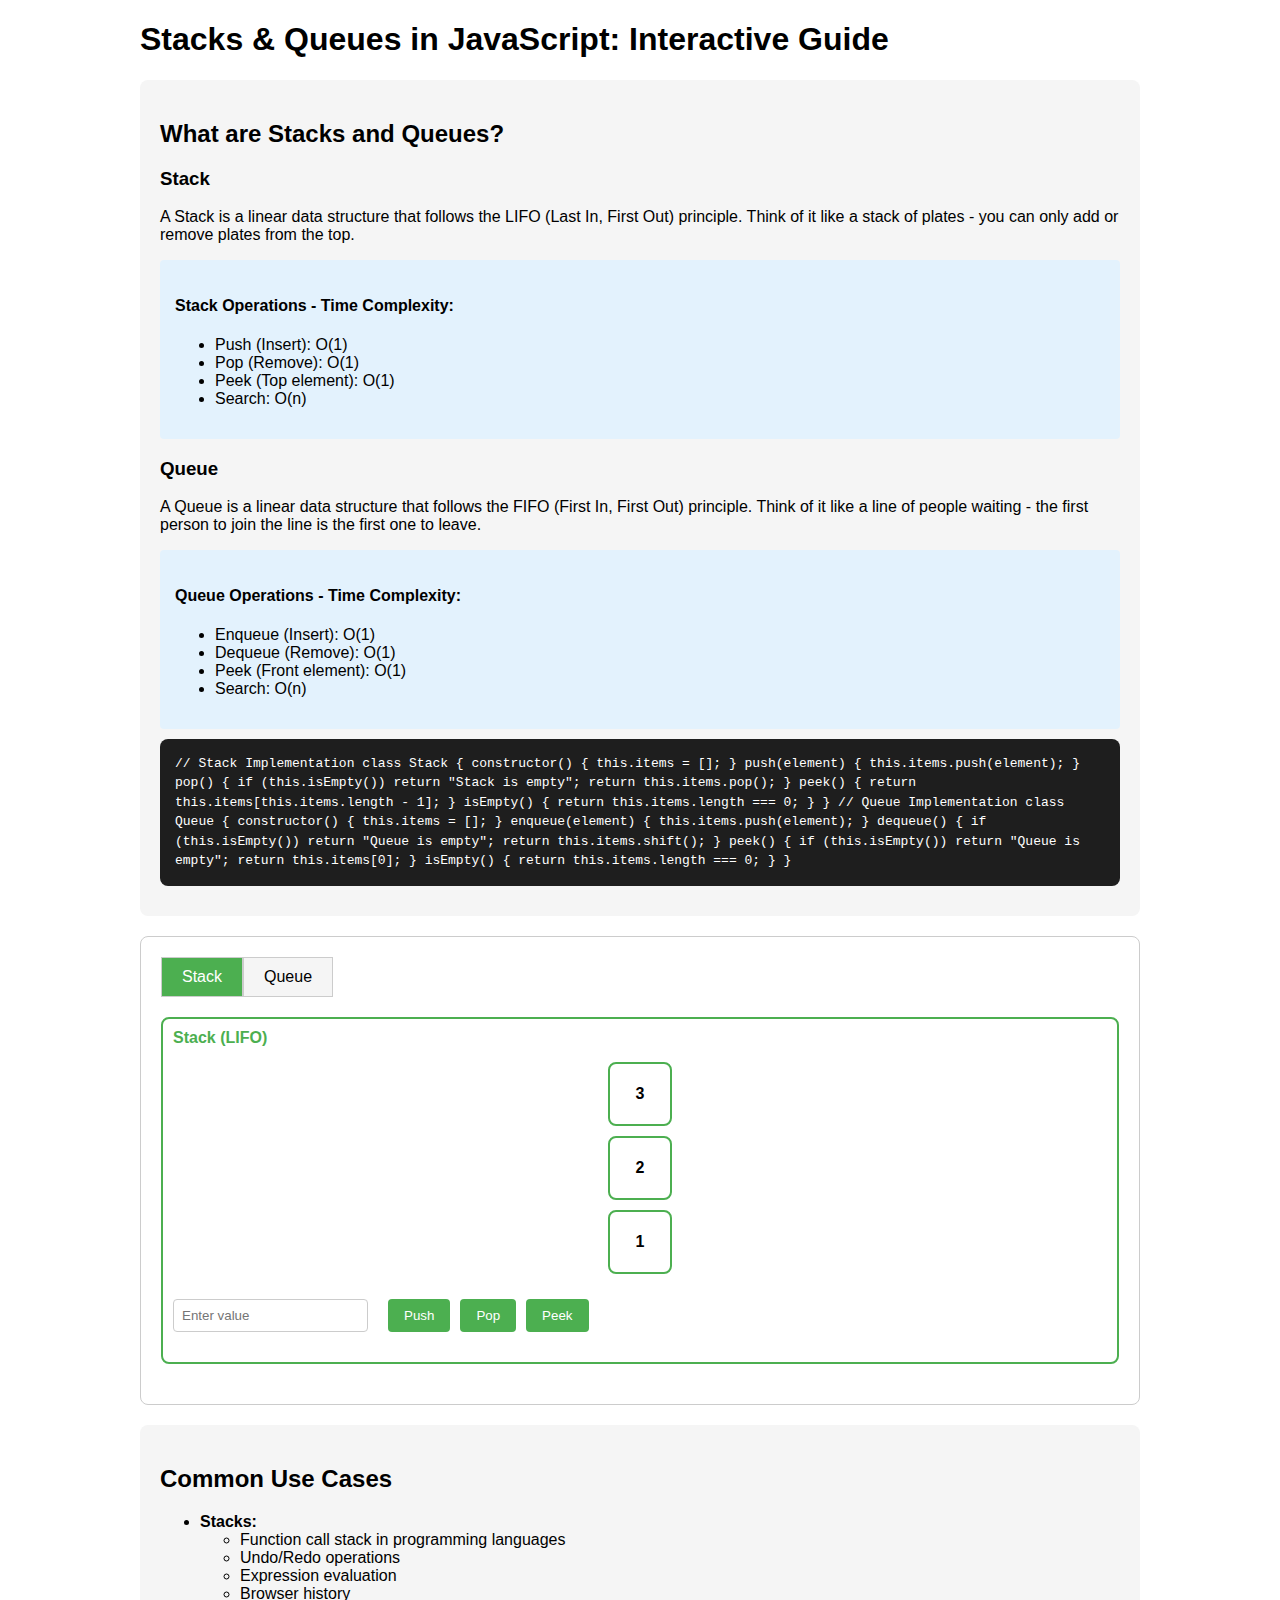
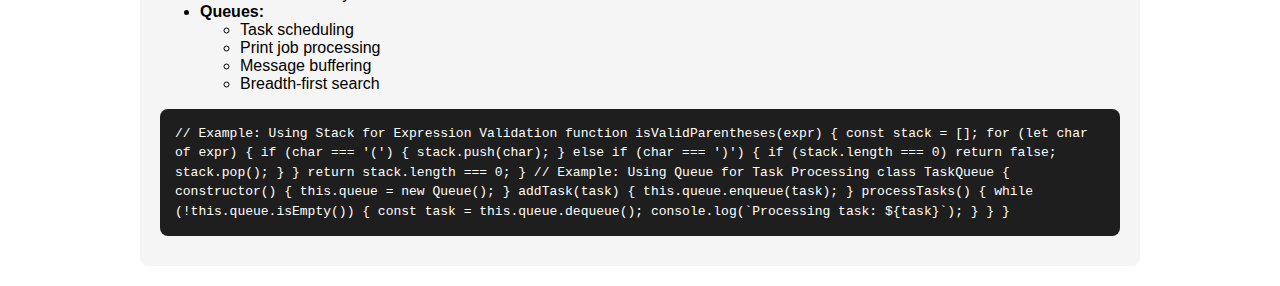
<file: your-project/dsa/Stacks & Queues.html>
<!DOCTYPE html>
<html>
  <head>
    <style>
      .container {
        max-width: 1000px;
        margin: 20px auto;
        font-family: Arial, sans-serif;
        padding: 0 20px;
      }
      .visualization {
        border: 1px solid #ccc;
        padding: 20px;
        margin: 20px 0;
        border-radius: 8px;
        background: #fff;
      }
      .structure-container {
        min-height: 300px;
        border: 2px solid #4caf50;
        margin: 20px 0;
        position: relative;
        border-radius: 8px;
        padding: 10px;
      }
      .stack-container {
        display: flex;
        flex-direction: column-reverse;
        align-items: center;
        height: 100%;
      }
      .queue-container {
        display: flex;
        align-items: center;
        height: 100px;
        overflow-x: auto;
        padding: 10px;
      }
      .element {
        width: 60px;
        height: 60px;
        border: 2px solid #4caf50;
        border-radius: 8px;
        display: flex;
        align-items: center;
        justify-content: center;
        background: white;
        font-weight: bold;
        margin: 5px;
        transition: all 0.3s;
      }
      .stack-element {
        animation: stackPush 0.3s ease-out;
      }
      .queue-element {
        animation: queueEnqueue 0.3s ease-out;
      }
      @keyframes stackPush {
        from {
          transform: translateY(-50px);
          opacity: 0;
        }
        to {
          transform: translateY(0);
          opacity: 1;
        }
      }
      @keyframes queueEnqueue {
        from {
          transform: translateX(-50px);
          opacity: 0;
        }
        to {
          transform: translateX(0);
          opacity: 1;
        }
      }
      .controls {
        margin: 20px 0;
        display: flex;
        flex-wrap: wrap;
        gap: 10px;
      }
      button {
        padding: 8px 16px;
        background-color: #4caf50;
        color: white;
        border: none;
        border-radius: 4px;
        cursor: pointer;
        transition: background-color 0.3s;
      }
      button:hover {
        background-color: #45a049;
      }
      button:disabled {
        background-color: #cccccc;
        cursor: not-allowed;
      }
      input {
        padding: 8px;
        border: 1px solid #ccc;
        border-radius: 4px;
        margin-right: 10px;
      }
      .theory-section {
        background-color: #f5f5f5;
        padding: 20px;
        margin: 20px 0;
        border-radius: 8px;
      }
      .code-block {
        background-color: #1e1e1e;
        color: #fff;
        padding: 15px;
        border-radius: 8px;
        overflow-x: auto;
        margin: 10px 0;
        font-family: monospace;
        line-height: 1.5;
      }
      .highlighted {
        background-color: #ffeb3b;
        transition: background-color 0.3s;
      }
      .time-complexity {
        background-color: #e3f2fd;
        padding: 15px;
        border-radius: 4px;
        margin: 10px 0;
      }
      .structure-label {
        font-weight: bold;
        margin-bottom: 10px;
        color: #4caf50;
      }
      .tabs {
        display: flex;
        margin-bottom: 20px;
      }
      .tab {
        padding: 10px 20px;
        cursor: pointer;
        border: 1px solid #ccc;
        background: #f5f5f5;
      }
      .tab.active {
        background: #4caf50;
        color: white;
      }
    </style>
  </head>
  <body>
    <div class="container">
      <h1>Stacks & Queues in JavaScript: Interactive Guide</h1>

      <div class="theory-section">
        <h2>What are Stacks and Queues?</h2>

        <h3>Stack</h3>
        <p>
          A Stack is a linear data structure that follows the LIFO (Last In,
          First Out) principle. Think of it like a stack of plates - you can
          only add or remove plates from the top.
        </p>

        <div class="time-complexity">
          <h4>Stack Operations - Time Complexity:</h4>
          <ul>
            <li>Push (Insert): O(1)</li>
            <li>Pop (Remove): O(1)</li>
            <li>Peek (Top element): O(1)</li>
            <li>Search: O(n)</li>
          </ul>
        </div>

        <h3>Queue</h3>
        <p>
          A Queue is a linear data structure that follows the FIFO (First In,
          First Out) principle. Think of it like a line of people waiting - the
          first person to join the line is the first one to leave.
        </p>

        <div class="time-complexity">
          <h4>Queue Operations - Time Complexity:</h4>
          <ul>
            <li>Enqueue (Insert): O(1)</li>
            <li>Dequeue (Remove): O(1)</li>
            <li>Peek (Front element): O(1)</li>
            <li>Search: O(n)</li>
          </ul>
        </div>

        <div class="code-block">
          // Stack Implementation class Stack { constructor() { this.items = [];
          } push(element) { this.items.push(element); } pop() { if
          (this.isEmpty()) return "Stack is empty"; return this.items.pop(); }
          peek() { return this.items[this.items.length - 1]; } isEmpty() {
          return this.items.length === 0; } } // Queue Implementation class
          Queue { constructor() { this.items = []; } enqueue(element) {
          this.items.push(element); } dequeue() { if (this.isEmpty()) return
          "Queue is empty"; return this.items.shift(); } peek() { if
          (this.isEmpty()) return "Queue is empty"; return this.items[0]; }
          isEmpty() { return this.items.length === 0; } }
        </div>
      </div>

      <div class="visualization">
        <div class="tabs">
          <div class="tab active" onclick="switchTab('stack')">Stack</div>
          <div class="tab" onclick="switchTab('queue')">Queue</div>
        </div>

        <div id="stack-viz" class="structure-container">
          <div class="structure-label">Stack (LIFO)</div>
          <div class="stack-container" id="stackContainer"></div>
          <div class="controls">
            <input type="number" id="stackInput" placeholder="Enter value" />
            <button onclick="pushStack()">Push</button>
            <button onclick="popStack()">Pop</button>
            <button onclick="peekStack()">Peek</button>
          </div>
        </div>

        <div id="queue-viz" class="structure-container" style="display: none">
          <div class="structure-label">Queue (FIFO)</div>
          <div class="queue-container" id="queueContainer"></div>
          <div class="controls">
            <input type="number" id="queueInput" placeholder="Enter value" />
            <button onclick="enqueue()">Enqueue</button>
            <button onclick="dequeue()">Dequeue</button>
            <button onclick="peekQueue()">Peek</button>
          </div>
        </div>
      </div>

      <div class="theory-section">
        <h2>Common Use Cases</h2>
        <ul>
          <li>
            <strong>Stacks:</strong>
            <ul>
              <li>Function call stack in programming languages</li>
              <li>Undo/Redo operations</li>
              <li>Expression evaluation</li>
              <li>Browser history</li>
            </ul>
          </li>
          <li>
            <strong>Queues:</strong>
            <ul>
              <li>Task scheduling</li>
              <li>Print job processing</li>
              <li>Message buffering</li>
              <li>Breadth-first search</li>
            </ul>
          </li>
        </ul>

        <div class="code-block">
          // Example: Using Stack for Expression Validation function
          isValidParentheses(expr) { const stack = []; for (let char of expr) {
          if (char === '(') { stack.push(char); } else if (char === ')') { if
          (stack.length === 0) return false; stack.pop(); } } return
          stack.length === 0; } // Example: Using Queue for Task Processing
          class TaskQueue { constructor() { this.queue = new Queue(); }
          addTask(task) { this.queue.enqueue(task); } processTasks() { while
          (!this.queue.isEmpty()) { const task = this.queue.dequeue();
          console.log(`Processing task: ${task}`); } } }
        </div>
      </div>
    </div>

    <script>
      class Stack {
        constructor() {
          this.items = [];
        }

        push(element) {
          this.items.push(element);
        }

        pop() {
          if (this.isEmpty()) return null;
          return this.items.pop();
        }

        peek() {
          if (this.isEmpty()) return null;
          return this.items[this.items.length - 1];
        }

        isEmpty() {
          return this.items.length === 0;
        }
      }

      class Queue {
        constructor() {
          this.items = [];
        }

        enqueue(element) {
          this.items.push(element);
        }

        dequeue() {
          if (this.isEmpty()) return null;
          return this.items.shift();
        }

        peek() {
          if (this.isEmpty()) return null;
          return this.items[0];
        }

        isEmpty() {
          return this.items.length === 0;
        }
      }

      const stack = new Stack();
      const queue = new Queue();

      function renderStack() {
        const container = document.getElementById("stackContainer");
        container.innerHTML = "";
        stack.items.forEach((item) => {
          const element = document.createElement("div");
          element.className = "element stack-element";
          element.textContent = item;
          container.appendChild(element);
        });
      }

      function renderQueue() {
        const container = document.getElementById("queueContainer");
        container.innerHTML = "";
        queue.items.forEach((item) => {
          const element = document.createElement("div");
          element.className = "element queue-element";
          element.textContent = item;
          container.appendChild(element);
        });
      }

      function pushStack() {
        const input = document.getElementById("stackInput");
        if (input.value) {
          stack.push(Number(input.value));
          renderStack();
          input.value = "";
        }
      }

      function popStack() {
        const value = stack.pop();
        if (value !== null) {
          const elements = document.querySelectorAll(".stack-element");
          if (elements.length > 0) {
            elements[elements.length - 1].classList.add("highlighted");
            setTimeout(() => {
              renderStack();
            }, 500);
          }
        }
      }

      function peekStack() {
        const value = stack.peek();
        if (value !== null) {
          const elements = document.querySelectorAll(".stack-element");
          if (elements.length > 0) {
            elements[elements.length - 1].classList.add("highlighted");
            setTimeout(() => {
              elements[elements.length - 1].classList.remove("highlighted");
            }, 1000);
          }
        }
      }

      function enqueue() {
        const input = document.getElementById("queueInput");
        if (input.value) {
          queue.enqueue(Number(input.value));
          renderQueue();
          input.value = "";
        }
      }

      function dequeue() {
        const value = queue.dequeue();
        if (value !== null) {
          const elements = document.querySelectorAll(".queue-element");
          if (elements.length > 0) {
            elements[0].classList.add("highlighted");
            setTimeout(() => {
              renderQueue();
            }, 500);
          }
        }
      }

      function peekQueue() {
        const value = queue.peek();
        if (value !== null) {
          const elements = document.querySelectorAll(".queue-element");
          if (elements.length > 0) {
            elements[0].classList.add("highlighted");
            setTimeout(() => {
              elements[0].classList.remove("highlighted");
            }, 1000);
          }
        }
      }

      function switchTab(tab) {
        const tabs = document.querySelectorAll(".tab");
        const stackViz = document.getElementById("stack-viz");
        const queueViz = document.getElementById("queue-viz");

        tabs.forEach((t) => t.classList.remove("active"));
        if (tab === "stack") {
          tabs[0].classList.add("active");
          stackViz.style.display = "block";
          queueViz.style.display = "none";
        } else {
          tabs[1].classList.add("active");
          stackViz.style.display = "none";
          queueViz.style.display = "block";
        }
      }

      // Initialize with some example data
      stack.push(1);
      stack.push(2);
      stack.push(3);
      renderStack();

      queue.enqueue(1);
      queue.enqueue(2);
      queue.enqueue(3);
      renderQueue();
    </script>
  </body>
</html>
</file>
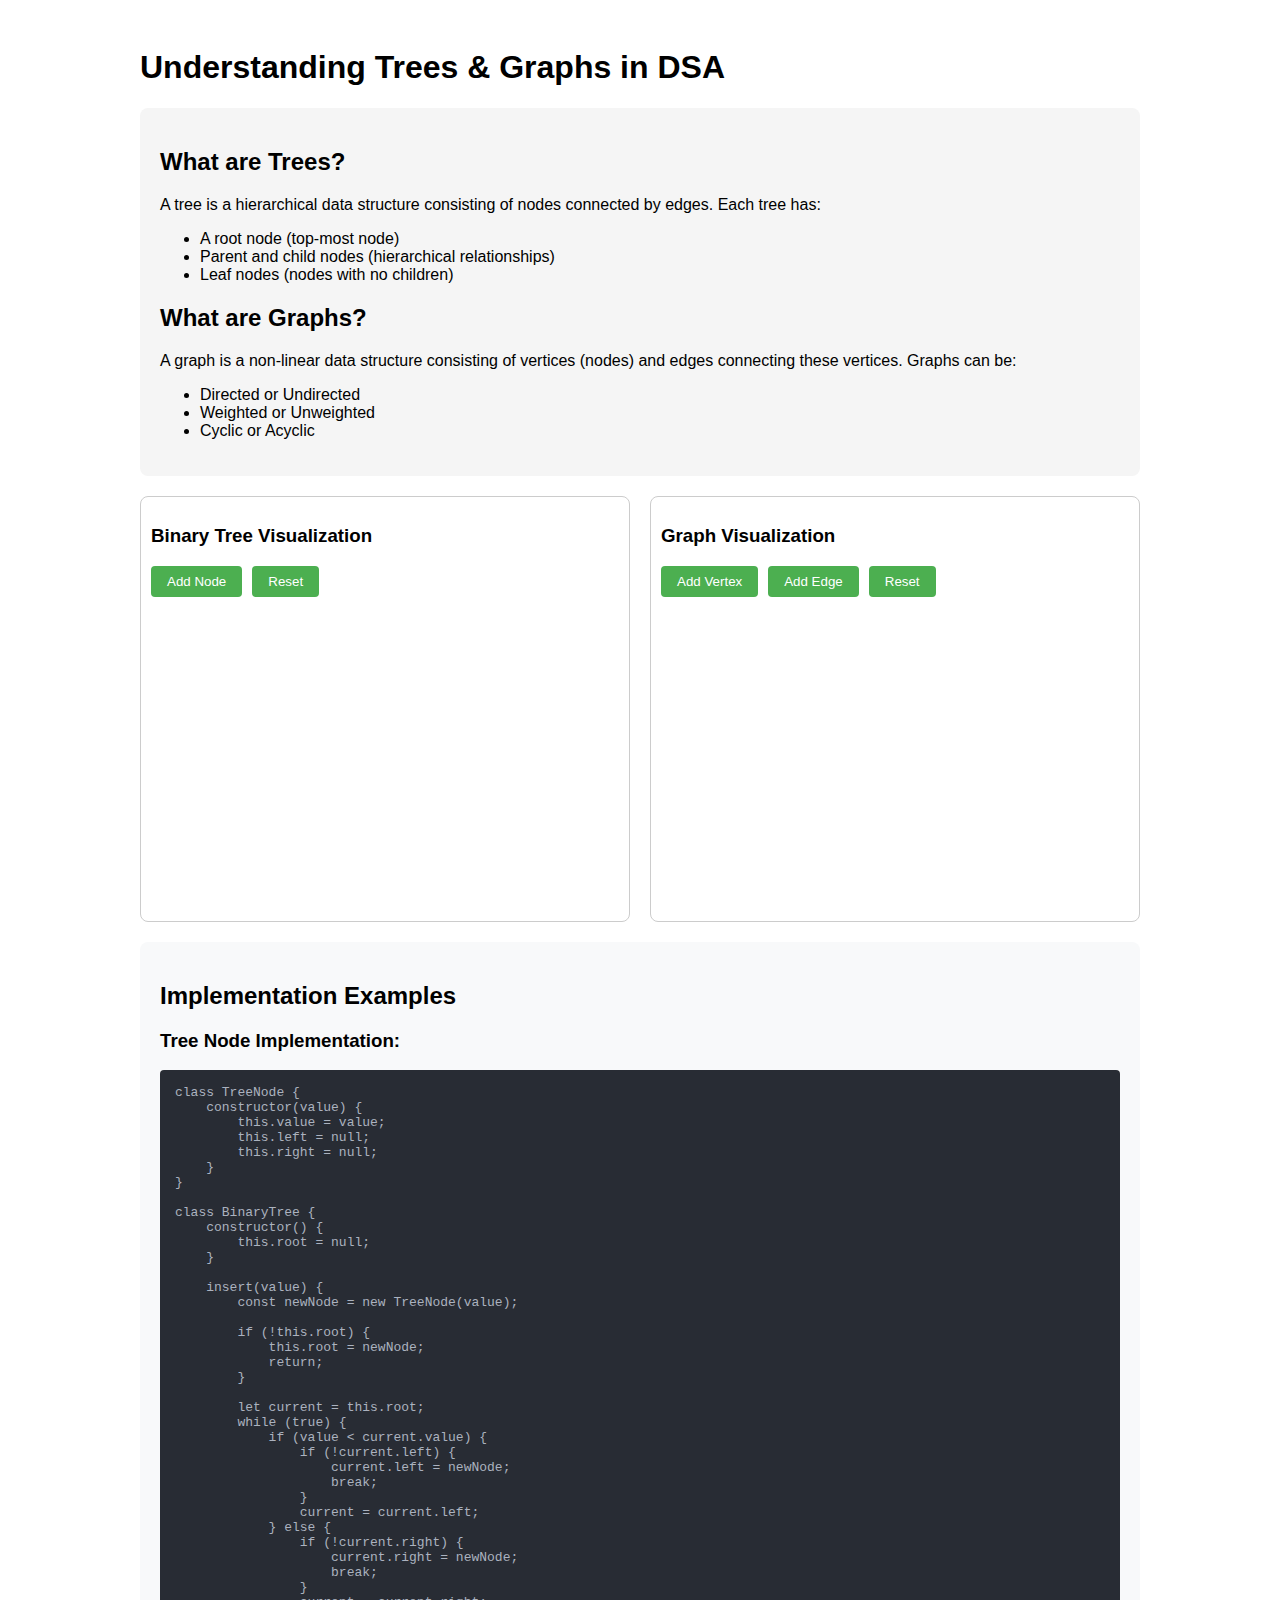
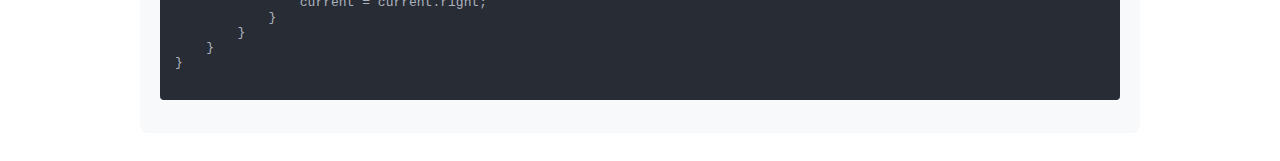
<file: your-project/dsa/Trees & Graphs.html>
<!DOCTYPE html>
<html>
  <head>
    <style>
      .container {
        max-width: 1000px;
        margin: 0 auto;
        padding: 20px;
        font-family: Arial, sans-serif;
      }

      .theory-section {
        background-color: #f5f5f5;
        padding: 20px;
        border-radius: 8px;
        margin-bottom: 20px;
      }

      .visualization {
        display: flex;
        gap: 20px;
        margin: 20px 0;
      }

      .canvas-container {
        border: 1px solid #ccc;
        border-radius: 8px;
        padding: 10px;
        flex: 1;
      }

      canvas {
        background: white;
      }

      .controls {
        display: flex;
        gap: 10px;
        margin-bottom: 10px;
      }

      button {
        padding: 8px 16px;
        background-color: #4caf50;
        color: white;
        border: none;
        border-radius: 4px;
        cursor: pointer;
      }

      button:hover {
        background-color: #45a049;
      }

      .code-section {
        background-color: #f8f9fa;
        padding: 20px;
        border-radius: 8px;
        margin-top: 20px;
      }

      pre {
        background-color: #282c34;
        color: #abb2bf;
        padding: 15px;
        border-radius: 4px;
        overflow-x: auto;
      }
    </style>
  </head>
  <body>
    <div class="container">
      <h1>Understanding Trees & Graphs in DSA</h1>

      <div class="theory-section">
        <h2>What are Trees?</h2>
        <p>
          A tree is a hierarchical data structure consisting of nodes connected
          by edges. Each tree has:
        </p>
        <ul>
          <li>A root node (top-most node)</li>
          <li>Parent and child nodes (hierarchical relationships)</li>
          <li>Leaf nodes (nodes with no children)</li>
        </ul>

        <h2>What are Graphs?</h2>
        <p>
          A graph is a non-linear data structure consisting of vertices (nodes)
          and edges connecting these vertices. Graphs can be:
        </p>
        <ul>
          <li>Directed or Undirected</li>
          <li>Weighted or Unweighted</li>
          <li>Cyclic or Acyclic</li>
        </ul>
      </div>

      <div class="visualization">
        <div class="canvas-container">
          <h3>Binary Tree Visualization</h3>
          <div class="controls">
            <button onclick="addNode()">Add Node</button>
            <button onclick="resetTree()">Reset</button>
          </div>
          <canvas id="treeCanvas" width="400" height="300"></canvas>
        </div>

        <div class="canvas-container">
          <h3>Graph Visualization</h3>
          <div class="controls">
            <button onclick="addVertex()">Add Vertex</button>
            <button onclick="addEdge()">Add Edge</button>
            <button onclick="resetGraph()">Reset</button>
          </div>
          <canvas id="graphCanvas" width="400" height="300"></canvas>
        </div>
      </div>

      <div class="code-section">
        <h2>Implementation Examples</h2>
        <h3>Tree Node Implementation:</h3>
        <pre>
class TreeNode {
    constructor(value) {
        this.value = value;
        this.left = null;
        this.right = null;
    }
}

class BinaryTree {
    constructor() {
        this.root = null;
    }
    
    insert(value) {
        const newNode = new TreeNode(value);
        
        if (!this.root) {
            this.root = newNode;
            return;
        }
        
        let current = this.root;
        while (true) {
            if (value < current.value) {
                if (!current.left) {
                    current.left = newNode;
                    break;
                }
                current = current.left;
            } else {
                if (!current.right) {
                    current.right = newNode;
                    break;
                }
                current = current.right;
            }
        }
    }
}
            </pre
        >
      </div>
    </div>

    <script>
      // Tree Visualization
      const treeCanvas = document.getElementById("treeCanvas");
      const treeCtx = treeCanvas.getContext("2d");
      let treeNodes = [];

      function drawNode(x, y, value) {
        treeCtx.beginPath();
        treeCtx.arc(x, y, 20, 0, Math.PI * 2);
        treeCtx.fillStyle = "#4CAF50";
        treeCtx.fill();
        treeCtx.stroke();

        treeCtx.fillStyle = "white";
        treeCtx.textAlign = "center";
        treeCtx.textBaseline = "middle";
        treeCtx.fillText(value, x, y);
      }

      function drawTree() {
        treeCtx.clearRect(0, 0, treeCanvas.width, treeCanvas.height);

        for (let i = 0; i < treeNodes.length; i++) {
          const level = Math.floor(Math.log2(i + 1));
          const position = i - Math.pow(2, level) + 1;
          const x = treeCanvas.width / 2 + position * 80;
          const y = 50 + level * 60;

          drawNode(x, y, treeNodes[i]);

          // Draw edges
          if (i > 0) {
            const parentIndex = Math.floor((i - 1) / 2);
            const parentLevel = Math.floor(Math.log2(parentIndex + 1));
            const parentPosition = parentIndex - Math.pow(2, parentLevel) + 1;
            const parentX = treeCanvas.width / 2 + parentPosition * 80;
            const parentY = 50 + parentLevel * 60;

            treeCtx.beginPath();
            treeCtx.moveTo(parentX, parentY + 20);
            treeCtx.lineTo(x, y - 20);
            treeCtx.stroke();
          }
        }
      }

      function addNode() {
        if (treeNodes.length < 15) {
          treeNodes.push(Math.floor(Math.random() * 100));
          drawTree();
        }
      }

      function resetTree() {
        treeNodes = [];
        treeCtx.clearRect(0, 0, treeCanvas.width, treeCanvas.height);
      }

      // Graph Visualization
      const graphCanvas = document.getElementById("graphCanvas");
      const graphCtx = graphCanvas.getContext("2d");
      let vertices = [];
      let edges = [];

      function drawVertex(x, y, label) {
        graphCtx.beginPath();
        graphCtx.arc(x, y, 20, 0, Math.PI * 2);
        graphCtx.fillStyle = "#4CAF50";
        graphCtx.fill();
        graphCtx.stroke();

        graphCtx.fillStyle = "white";
        graphCtx.textAlign = "center";
        graphCtx.textBaseline = "middle";
        graphCtx.fillText(label, x, y);
      }

      function drawGraph() {
        graphCtx.clearRect(0, 0, graphCanvas.width, graphCanvas.height);

        // Draw edges
        edges.forEach((edge) => {
          const start = vertices[edge[0]];
          const end = vertices[edge[1]];

          graphCtx.beginPath();
          graphCtx.moveTo(start.x, start.y);
          graphCtx.lineTo(end.x, end.y);
          graphCtx.stroke();
        });

        // Draw vertices
        vertices.forEach((vertex, i) => {
          drawVertex(vertex.x, vertex.y, i);
        });
      }

      function addVertex() {
        if (vertices.length < 8) {
          const x = 50 + Math.random() * (graphCanvas.width - 100);
          const y = 50 + Math.random() * (graphCanvas.height - 100);
          vertices.push({ x, y });
          drawGraph();
        }
      }

      function addEdge() {
        if (vertices.length >= 2) {
          const start = Math.floor(Math.random() * vertices.length);
          let end = Math.floor(Math.random() * vertices.length);
          while (end === start) {
            end = Math.floor(Math.random() * vertices.length);
          }
          edges.push([start, end]);
          drawGraph();
        }
      }

      function resetGraph() {
        vertices = [];
        edges = [];
        graphCtx.clearRect(0, 0, graphCanvas.width, graphCanvas.height);
      }
    </script>
  </body>
</html>
</file>
<file: your-project/styles.css>
/* Reset and Base Styles */
* {
  margin: 0;
  padding: 0;
  box-sizing: border-box;
}

body {
  font-family: "Segoe UI", Tahoma, Geneva, Verdana, sans-serif;
  line-height: 1.6;
  color: #333;
  background-color: #f8f9fa;
}

/* Navigation Styles */
.navbar {
  background-color: white;
  padding: 1rem;
  box-shadow: 0 2px 4px rgba(0, 0, 0, 0.1);
  position: fixed;
  width: 100%;
  top: 0;
  z-index: 1000;
}

.logo a {
  display: flex;
  justify-content: right;
  font-size: 1.5rem;
  font-weight: bold;
  color: darkturquoise;
  text-decoration: none;
}

.nav-menu {
  display: flex;
  list-style: none;
  gap: 2rem;
}

.nav-item a {
  color: #333;
  text-decoration: none;
  padding: 0.5rem 1rem;
  transition: color 0.3s;
}

.nav-item a:hover {
  border-radius: 5px;

  background-color: greenyellow;
  color: #007bff;
}

/* Dropdown Styles */
.dropdown {
  position: relative;
}

.dropdown-menu {
  display: none;
  position: absolute;
  background-color: white;
  min-width: 200px;
  box-shadow: 0 2px 4px rgba(0, 0, 0, 0.1);
  border-radius: 4px;
  padding: 0.5rem 0;
}

.dropdown:hover .dropdown-menu {
  display: block;
}

.dropdown-menu li a {
  display: block;
  padding: 0.5rem 1rem;
}

/* Hero Section */
.hero {
  background: linear-gradient(135deg, #007bff, #00ff9d);
  color: white;
  padding: 8rem 2rem 4rem;
  text-align: center;
}

.hero-content h1 {
  font-size: 3rem;
  margin-bottom: 1rem;
}

.cta-button {
  display: inline-block;
  background-color: white;
  color: #007bff;
  padding: 1rem 2rem;
  border-radius: 4px;
  text-decoration: none;
  margin-top: 2rem;
  transition: transform 0.3s;
}

.cta-button:hover {
  transform: translateY(-2px);
}

/* Main Content Layout */
.container {
  max-width: 1200px;
  margin: 2rem auto;
  padding: 0 1rem;
  display: grid;
  grid-template-columns: 3fr 1fr;
  gap: 2rem;
}

/* Course Cards */
.course-grid {
  display: grid;
  grid-template-columns: repeat(auto-fit, minmax(250px, 1fr));
  gap: 2rem;
  margin-top: 2rem;
}

.course-card {
  background-color: white;
  padding: 2rem;
  border-radius: 8px;
  box-shadow: 0 2px 4px rgba(0, 0, 0, 0.1);
}

.button {
  display: inline-block;
  background-color: #007bff;
  color: white;
  padding: 0.5rem 1rem;
  border-radius: 4px;
  text-decoration: none;
  margin-top: 1rem;
}

/* Sidebar */
.sidebar .widget {
  background-color: white;
  padding: 1.5rem;
  border-radius: 8px;
  margin-bottom: 2rem;
  box-shadow: 0 2px 4px rgba(0, 0, 0, 0.1);
}

.widget ul {
  list-style: none;
}

.widget ul li {
  margin-bottom: 0.5rem;
}

/* Footer */
.footer {
  background-color: #333;
  color: white;
  padding: 4rem 2rem 2rem;
  margin-top: 4rem;
}

.footer-content {
  max-width: 1200px;
  margin: 0 auto;
  display: grid;
  grid-template-columns: repeat(auto-fit, minmax(200px, 1fr));
  gap: 2rem;
}

.footer-section ul {
  list-style: none;
}

.footer-section a {
  color: #ccc;
  text-decoration: none;
}

.footer-bottom {
  text-align: center;
  margin-top: 2rem;
  padding-top: 2rem;
  border-top: 1px solid #555;
}

/* Mobile Navigation */
.nav-toggle {
  display: none;
  flex-direction: column;
  gap: 4px;
  cursor: pointer;
}

.nav-toggle span {
  width: 25px;
  height: 3px;
  background-color: #333;
  transition: 0.3s;
}

/* Responsive Design */
@media (max-width: 768px) {
  .nav-toggle {
    display: flex;
  }
  .logo {
    display: flex;
    justify-content: center;
  }

  .nav-menu {
    display: none;
    position: absolute;
    top: 100%;
    left: 0;
    width: 100%;
    background-color: white;
    flex-direction: column;
    padding: 1rem;
  }

  .nav-menu.active {
    display: flex;
  }

  .dropdown-menu {
    position: static;
    box-shadow: none;
    padding-left: 1rem;
  }

  .container {
    grid-template-columns: 1fr;
  }

  .hero-content h1 {
    font-size: 2rem;
  }
}
</file>
